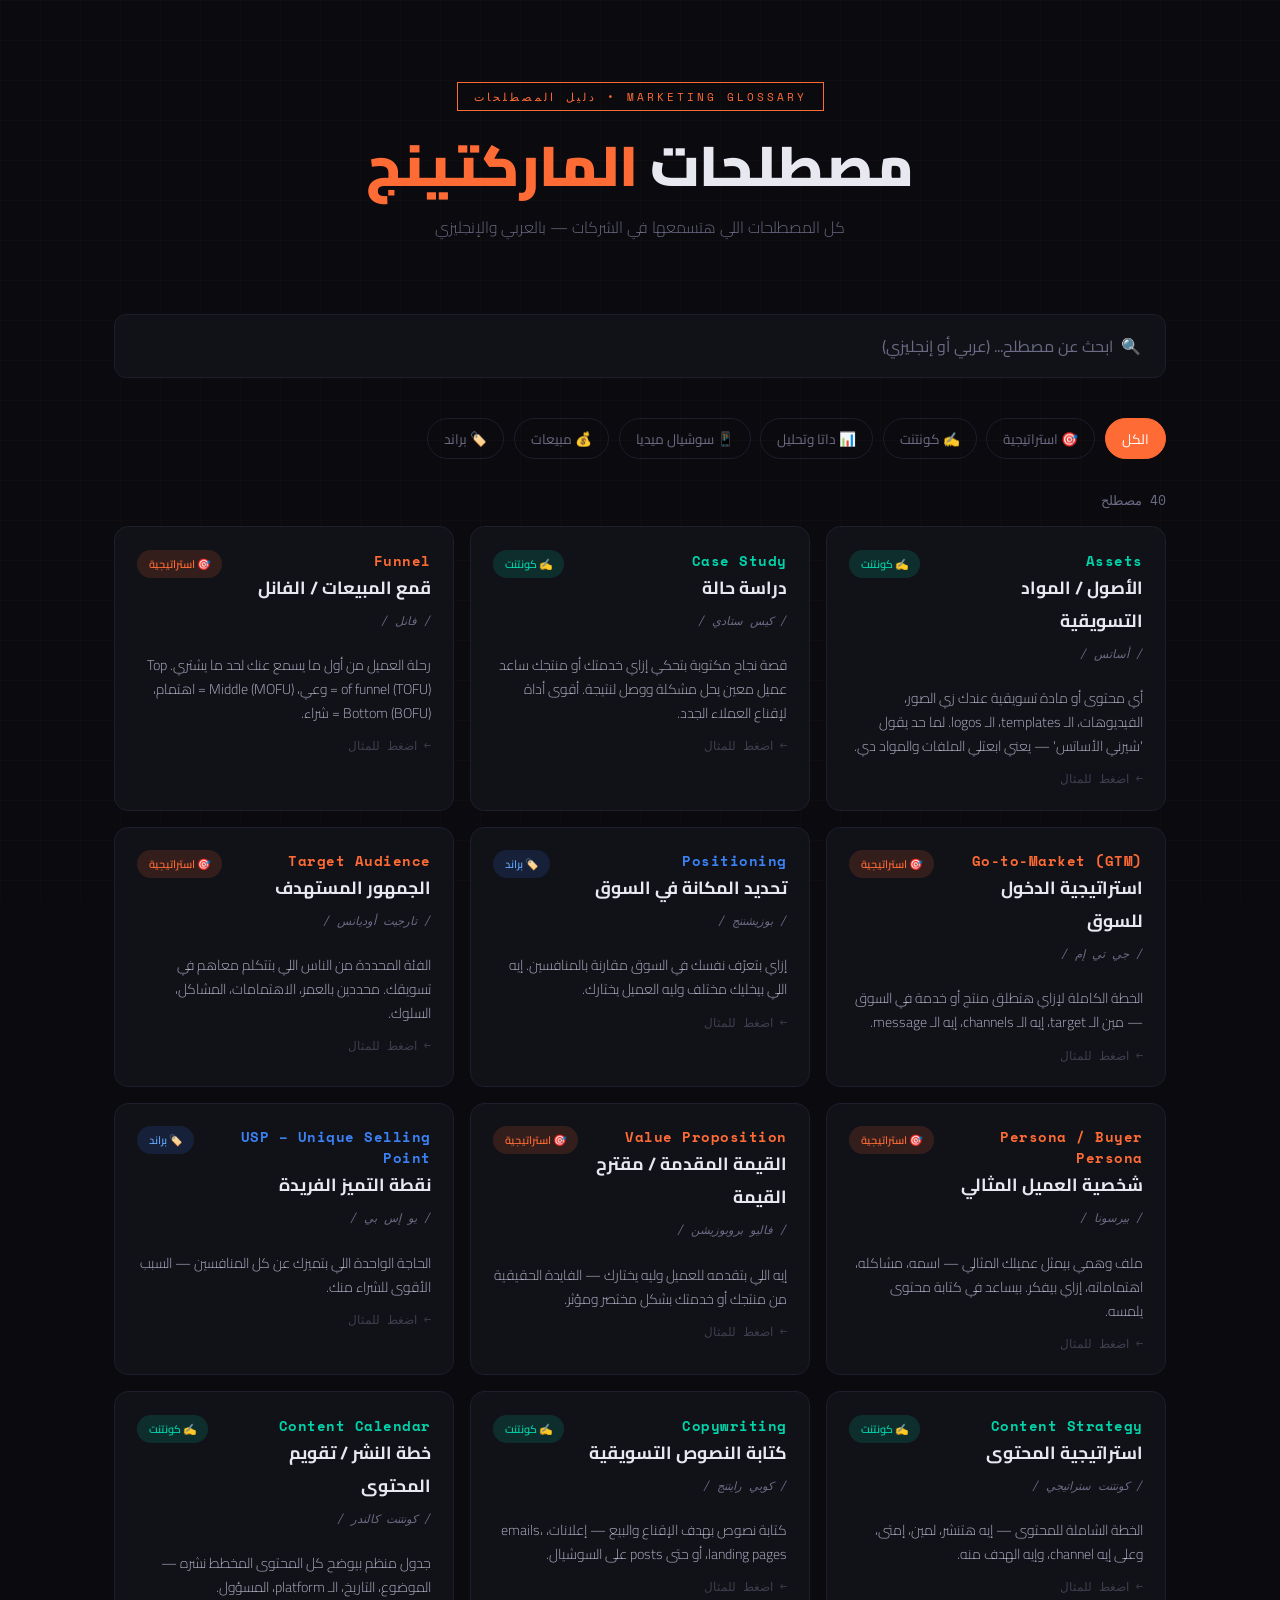
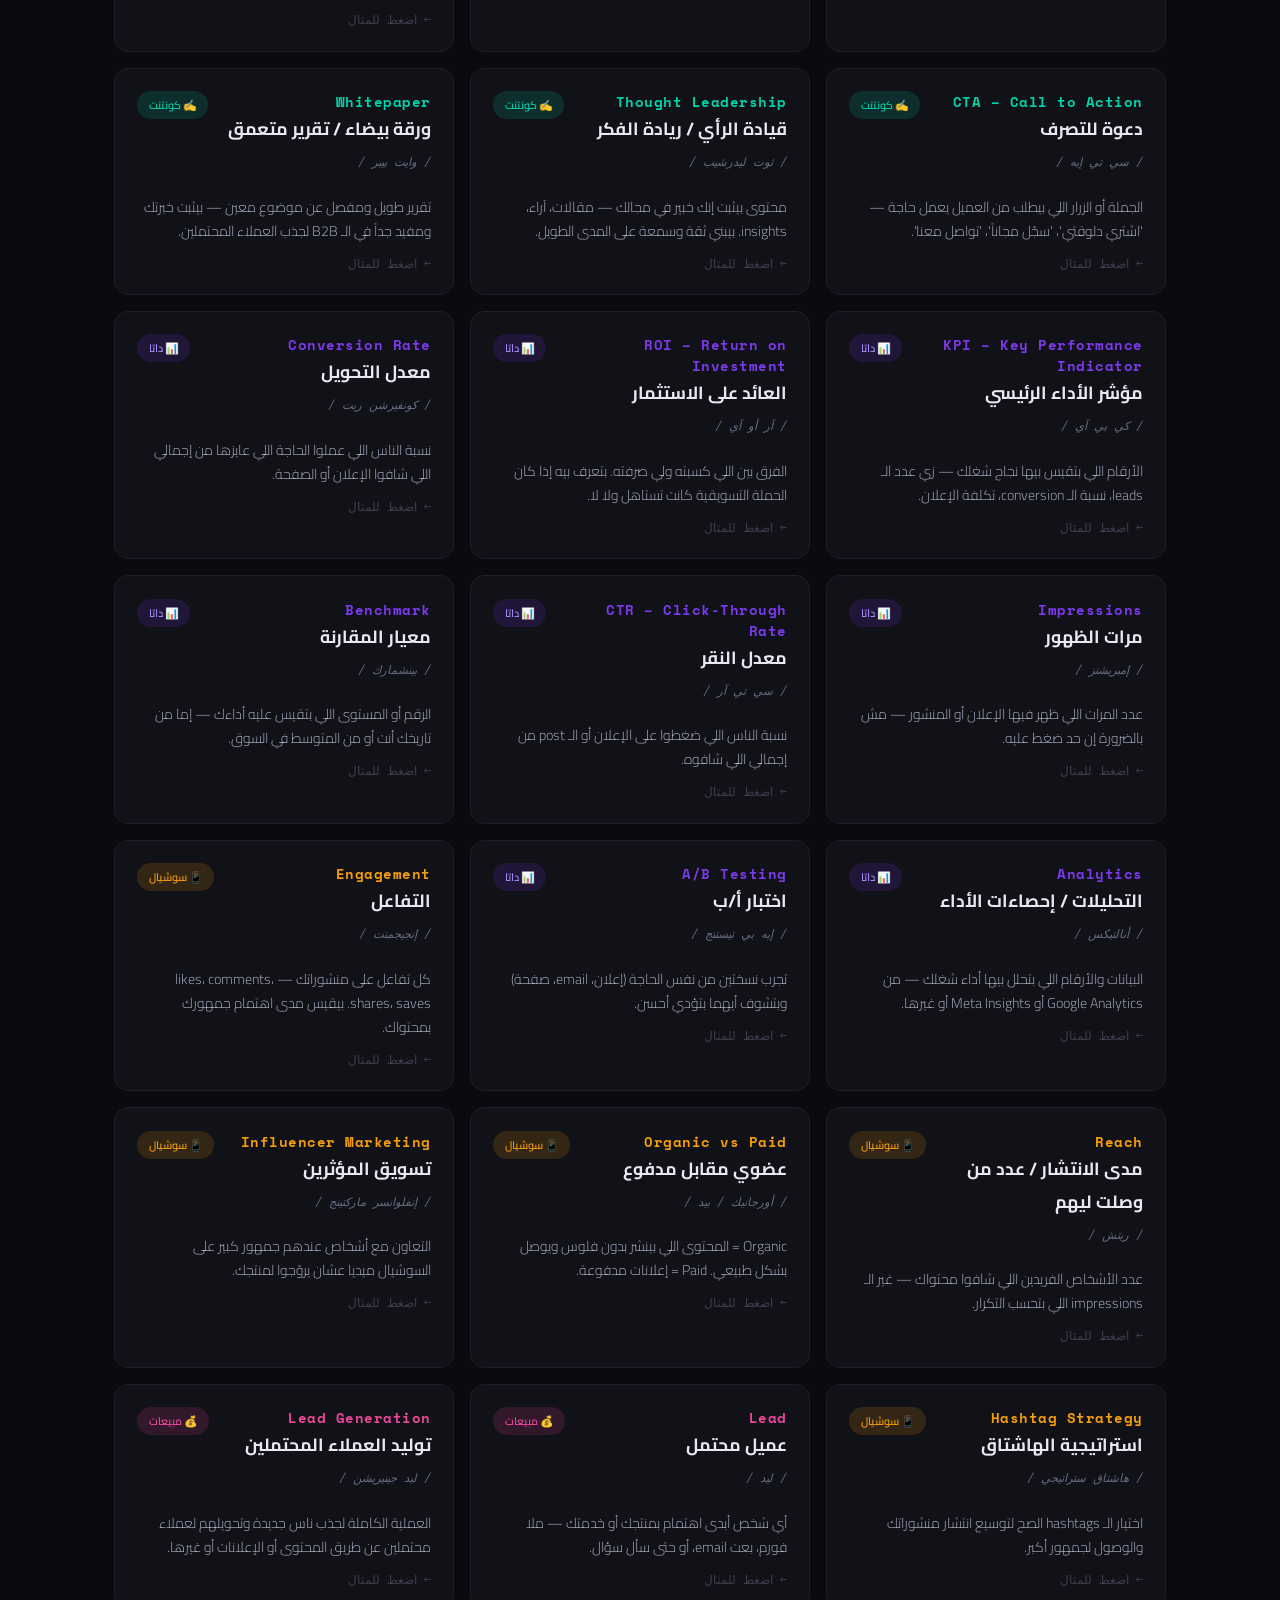
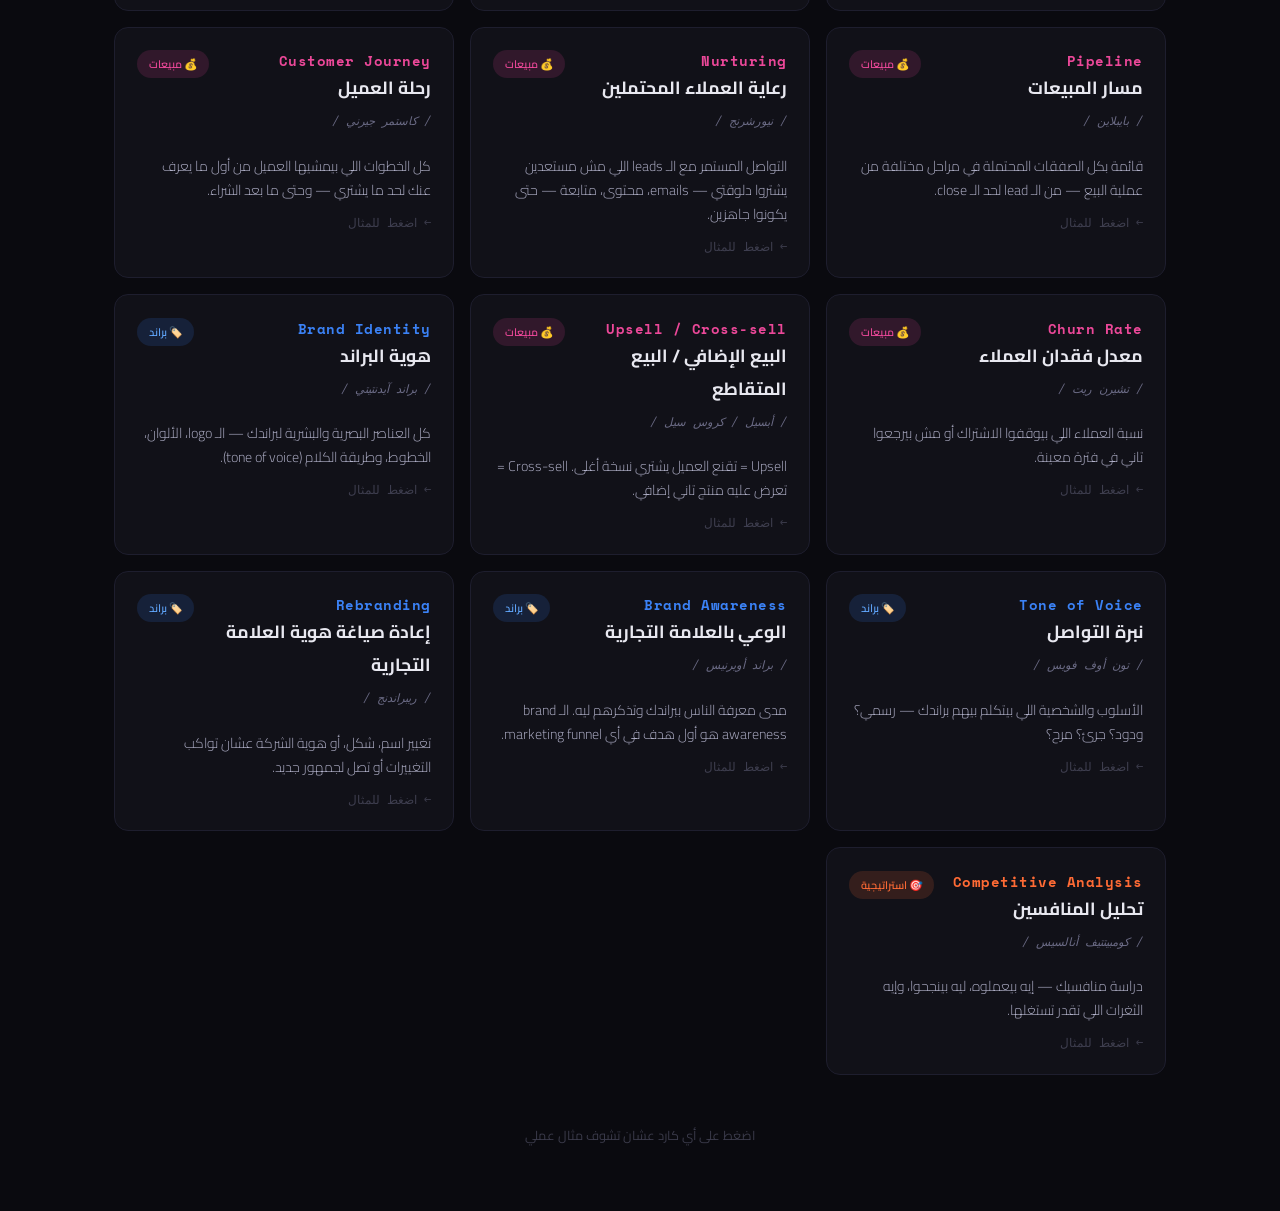
<file: Marketing.html>
<!DOCTYPE html>
<html lang="ar" dir="rtl">
<head>
<meta charset="UTF-8">
<meta name="viewport" content="width=device-width, initial-scale=1.0">
<title>مصطلحات الماركتينج</title>
<link href="https://fonts.googleapis.com/css2?family=Cairo:wght@300;400;600;700;900&family=Space+Mono:wght@400;700&display=swap" rel="stylesheet">
<style>
  :root {
    --bg: #0a0a0f;
    --card: #111118;
    --border: #1e1e2e;
    --accent: #ff6b35;
    --accent2: #00d4aa;
    --accent3: #7c3aed;
    --text: #e8e8f0;
    --muted: #6b6b85;
    --highlight: #1a1a2e;
  }

  * { margin: 0; padding: 0; box-sizing: border-box; }

  body {
    background: var(--bg);
    color: var(--text);
    font-family: 'Cairo', sans-serif;
    min-height: 100vh;
    overflow-x: hidden;
  }

  /* Background grid */
  body::before {
    content: '';
    position: fixed;
    inset: 0;
    background-image: 
      linear-gradient(rgba(255,107,53,0.03) 1px, transparent 1px),
      linear-gradient(90deg, rgba(255,107,53,0.03) 1px, transparent 1px);
    background-size: 40px 40px;
    pointer-events: none;
    z-index: 0;
  }

  .container {
    max-width: 1100px;
    margin: 0 auto;
    padding: 2rem 1.5rem;
    position: relative;
    z-index: 1;
  }

  /* Header */
  header {
    text-align: center;
    padding: 3rem 0 2rem;
    position: relative;
  }

  .header-tag {
    display: inline-block;
    font-family: 'Space Mono', monospace;
    font-size: 0.7rem;
    color: var(--accent);
    letter-spacing: 3px;
    text-transform: uppercase;
    border: 1px solid var(--accent);
    padding: 0.3rem 1rem;
    margin-bottom: 1.5rem;
    opacity: 0;
    animation: fadeUp 0.6s ease forwards 0.1s;
  }

  h1 {
    font-size: clamp(2rem, 5vw, 3.5rem);
    font-weight: 900;
    line-height: 1.1;
    margin-bottom: 1rem;
    opacity: 0;
    animation: fadeUp 0.6s ease forwards 0.2s;
  }

  h1 span {
    color: var(--accent);
    position: relative;
  }

  .subtitle {
    color: var(--muted);
    font-size: 1rem;
    font-weight: 300;
    opacity: 0;
    animation: fadeUp 0.6s ease forwards 0.3s;
  }

  /* Search */
  .search-wrap {
    margin: 2.5rem 0;
    opacity: 0;
    animation: fadeUp 0.6s ease forwards 0.4s;
  }

  .search-box {
    width: 100%;
    background: var(--card);
    border: 1px solid var(--border);
    border-radius: 12px;
    padding: 1rem 1.5rem;
    font-family: 'Cairo', sans-serif;
    font-size: 1rem;
    color: var(--text);
    outline: none;
    transition: border-color 0.2s;
    text-align: right;
  }

  .search-box:focus { border-color: var(--accent); }
  .search-box::placeholder { color: var(--muted); }

  /* Category filters */
  .filters {
    display: flex;
    flex-wrap: wrap;
    gap: 0.6rem;
    margin-bottom: 2rem;
    opacity: 0;
    animation: fadeUp 0.6s ease forwards 0.5s;
  }

  .filter-btn {
    background: transparent;
    border: 1px solid var(--border);
    color: var(--muted);
    padding: 0.4rem 1rem;
    border-radius: 50px;
    font-family: 'Cairo', sans-serif;
    font-size: 0.85rem;
    cursor: pointer;
    transition: all 0.2s;
  }

  .filter-btn:hover { border-color: var(--accent); color: var(--accent); }
  .filter-btn.active { background: var(--accent); border-color: var(--accent); color: white; }

  /* Stats */
  .stats {
    display: flex;
    gap: 1rem;
    margin-bottom: 2rem;
    flex-wrap: wrap;
    opacity: 0;
    animation: fadeUp 0.6s ease forwards 0.6s;
  }

  .stat {
    font-family: 'Space Mono', monospace;
    font-size: 0.75rem;
    color: var(--muted);
  }

  .stat span { color: var(--accent2); }

  /* Cards grid */
  .grid {
    display: grid;
    grid-template-columns: repeat(auto-fill, minmax(320px, 1fr));
    gap: 1rem;
  }

  .card {
    background: var(--card);
    border: 1px solid var(--border);
    border-radius: 14px;
    padding: 1.4rem;
    cursor: pointer;
    transition: all 0.25s ease;
    position: relative;
    overflow: hidden;
    opacity: 0;
    animation: fadeUp 0.5s ease forwards;
  }

  .card::before {
    content: '';
    position: absolute;
    top: 0; left: 0; right: 0;
    height: 2px;
    background: linear-gradient(90deg, transparent, var(--accent-color, var(--accent)), transparent);
    opacity: 0;
    transition: opacity 0.3s;
  }

  .card:hover { 
    border-color: var(--accent-color, var(--accent)); 
    transform: translateY(-3px);
    box-shadow: 0 8px 30px rgba(0,0,0,0.4);
  }
  .card:hover::before { opacity: 1; }

  .card-header {
    display: flex;
    align-items: flex-start;
    justify-content: space-between;
    margin-bottom: 0.8rem;
    gap: 1rem;
  }

  .term-en {
    font-family: 'Space Mono', monospace;
    font-size: 0.9rem;
    font-weight: 700;
    color: var(--accent-color, var(--accent));
    letter-spacing: 0.5px;
  }

  .term-ar {
    font-size: 1.1rem;
    font-weight: 700;
    color: var(--text);
    margin-bottom: 0.5rem;
  }

  .pronunciation {
    font-family: 'Space Mono', monospace;
    font-size: 0.72rem;
    color: var(--muted);
    margin-bottom: 0.8rem;
    font-style: italic;
  }

  .definition {
    font-size: 0.88rem;
    color: #b0b0c8;
    line-height: 1.7;
    font-weight: 300;
  }

  .category-badge {
    font-size: 0.68rem;
    padding: 0.25rem 0.7rem;
    border-radius: 50px;
    font-weight: 600;
    white-space: nowrap;
    flex-shrink: 0;
  }

  .example {
    margin-top: 0.9rem;
    padding: 0.7rem;
    background: var(--highlight);
    border-radius: 8px;
    border-right: 2px solid var(--accent-color, var(--accent));
    font-size: 0.8rem;
    color: var(--muted);
    line-height: 1.6;
    display: none;
  }

  .card.expanded .example { display: block; }
  .card.expanded { border-color: var(--accent-color, var(--accent)); }

  .expand-hint {
    margin-top: 0.7rem;
    font-size: 0.72rem;
    color: var(--muted);
    opacity: 0.5;
    font-family: 'Space Mono', monospace;
  }

  .no-results {
    text-align: center;
    padding: 4rem 2rem;
    color: var(--muted);
    display: none;
  }

  /* Category colors */
  .cat-strategy { --accent-color: #ff6b35; }
  .cat-content { --accent-color: #00d4aa; }
  .cat-data { --accent-color: #7c3aed; }
  .cat-social { --accent-color: #f59e0b; }
  .cat-sales { --accent-color: #ec4899; }
  .cat-brand { --accent-color: #3b82f6; }

  .badge-strategy { background: rgba(255,107,53,0.15); color: #ff6b35; }
  .badge-content { background: rgba(0,212,170,0.15); color: #00d4aa; }
  .badge-data { background: rgba(124,58,237,0.15); color: #a78bfa; }
  .badge-social { background: rgba(245,158,11,0.15); color: #f59e0b; }
  .badge-sales { background: rgba(236,72,153,0.15); color: #ec4899; }
  .badge-brand { background: rgba(59,130,246,0.15); color: #60a5fa; }

  @keyframes fadeUp {
    from { opacity: 0; transform: translateY(20px); }
    to { opacity: 1; transform: translateY(0); }
  }

  .count-display {
    font-family: 'Space Mono', monospace;
    font-size: 0.8rem;
    color: var(--muted);
    margin-bottom: 1rem;
  }

  footer {
    text-align: center;
    padding: 3rem 0 2rem;
    color: var(--muted);
    font-size: 0.8rem;
    opacity: 0.5;
  }
</style>
</head>
<body>
<div class="container">
  <header>
    <div class="header-tag">Marketing Glossary • دليل المصطلحات</div>
    <h1>مصطلحات <span>الماركتينج</span></h1>
    <p class="subtitle">كل المصطلحات اللي هتسمعها في الشركات — بالعربي والإنجليزي</p>
  </header>

  <div class="search-wrap">
    <input type="text" class="search-box" placeholder="🔍  ابحث عن مصطلح... (عربي أو إنجليزي)" id="searchInput" oninput="filterCards()">
  </div>

  <div class="filters">
    <button class="filter-btn active" onclick="setFilter('all', this)">الكل</button>
    <button class="filter-btn" onclick="setFilter('strategy', this)">🎯 استراتيجية</button>
    <button class="filter-btn" onclick="setFilter('content', this)">✍️ كونتنت</button>
    <button class="filter-btn" onclick="setFilter('data', this)">📊 داتا وتحليل</button>
    <button class="filter-btn" onclick="setFilter('social', this)">📱 سوشيال ميديا</button>
    <button class="filter-btn" onclick="setFilter('sales', this)">💰 مبيعات</button>
    <button class="filter-btn" onclick="setFilter('brand', this)">🏷️ براند</button>
  </div>

  <div class="count-display" id="countDisplay"></div>

  <div class="grid" id="cardsGrid"></div>
  <div class="no-results" id="noResults">🔍 مفيش نتايج للبحث ده</div>

  <footer>اضغط على أي كارد عشان تشوف مثال عملي</footer>
</div>

<script>
const terms = [
  // Strategy
  { en: "Assets", ar: "الأصول / المواد التسويقية", cat: "content", pron: "أساتس",
    def: "أي محتوى أو مادة تسويقية عندك زي الصور، الفيديوهات، الـ templates، الـ logos. لما حد يقول 'شيرني الأساتس' — يعني ابعتلي الملفات والمواد دي.",
    ex: "مثال: 'محتاجين نحدّث الـ brand assets قبل اللانش — الـ logo والألوان والـ fonts'" },

  { en: "Case Study", ar: "دراسة حالة", cat: "content", pron: "كيس ستادي",
    def: "قصة نجاح مكتوبة بتحكي إزاي خدمتك أو منتجك ساعد عميل معين يحل مشكلة ووصل لنتيجة. أقوى أداة لإقناع العملاء الجدد.",
    ex: "مثال: 'عملنا كيس ستادي لـ شركة X — كانوا بيخسروا leads وبعد شغلنا معاهم زاد الـ conversion بـ 40%'" },

  { en: "Funnel", ar: "قمع المبيعات / الفانل", cat: "strategy", pron: "فانل",
    def: "رحلة العميل من أول ما يسمع عنك لحد ما يشتري. Top of funnel (TOFU) = وعي، Middle (MOFU) = اهتمام، Bottom (BOFU) = شراء.",
    ex: "مثال: 'الـ content ده for top of funnel — مش هيبيع مباشرة بس هيعرّف الناس علينا'" },

  { en: "Go-to-Market (GTM)", ar: "استراتيجية الدخول للسوق", cat: "strategy", pron: "جي تي إم",
    def: "الخطة الكاملة لإزاي هتطلق منتج أو خدمة في السوق — مين الـ target، إيه الـ channels، إيه الـ message.",
    ex: "مثال: 'اجتماع بكرة هنناقش الـ GTM strategy للمنتج الجديد'" },

  { en: "Positioning", ar: "تحديد المكانة في السوق", cat: "brand", pron: "بوزيشننج",
    def: "إزاي بتعرّف نفسك في السوق مقارنة بالمنافسين. إيه اللي بيخليك مختلف وليه العميل يختارك.",
    ex: "مثال: 'لازم نراجع الـ positioning بتاعنا — الرسالة مش واضحة بما يكفي'" },

  { en: "Target Audience", ar: "الجمهور المستهدف", cat: "strategy", pron: "تارجيت أوديانس",
    def: "الفئة المحددة من الناس اللي بتتكلم معاهم في تسويقك. محددين بالعمر، الاهتمامات، المشاكل، السلوك.",
    ex: "مثال: 'الـ target audience بتاعنا هو الـ decision makers في الشركات المتوسطة'" },

  { en: "Persona / Buyer Persona", ar: "شخصية العميل المثالي", cat: "strategy", pron: "بيرسونا",
    def: "ملف وهمي بيمثل عميلك المثالي — اسمه، مشاكله، اهتماماته، إزاي بيفكر. بيساعد في كتابة محتوى يلمسه.",
    ex: "مثال: 'كتبنا الـ email campaign دي على أساس الـ persona بتاعت الـ marketing manager'" },

  { en: "Value Proposition", ar: "القيمة المقدمة / مقترح القيمة", cat: "strategy", pron: "فاليو بروبوزيشن",
    def: "إيه اللي بتقدمه للعميل وليه يختارك — الفايدة الحقيقية من منتجك أو خدمتك بشكل مختصر ومؤثر.",
    ex: "مثال: 'لازم نقوّي الـ value proposition في الـ landing page — العميل مش فاهم مين هو المنتج ده'" },

  { en: "USP – Unique Selling Point", ar: "نقطة التميز الفريدة", cat: "brand", pron: "يو إس بي",
    def: "الحاجة الواحدة اللي بتميزك عن كل المنافسين — السبب الأقوى للشراء منك.",
    ex: "مثال: 'الـ USP بتاعنا هو الـ delivery في 24 ساعة — ده اللي محدش غيرنا بيعمله'" },

  // Content
  { en: "Content Strategy", ar: "استراتيجية المحتوى", cat: "content", pron: "كونتنت ستراتيجي",
    def: "الخطة الشاملة للمحتوى — إيه هتنشر، لمين، إمتى، وعلى إيه channel، وإيه الهدف منه.",
    ex: "مثال: 'محتاجين نبني content strategy لـ 3 شهور قبل ما نبدأ ننشر عشوائي'" },

  { en: "Copywriting", ar: "كتابة النصوص التسويقية", cat: "content", pron: "كوبي رايتنج",
    def: "كتابة نصوص بهدف الإقناع والبيع — إعلانات، emails، landing pages، أو حتى posts على السوشيال.",
    ex: "مثال: 'الـ copy بتاع الإعلان ده ضعيف — محتاجين نشتغل على الـ headline'" },

  { en: "Content Calendar", ar: "خطة النشر / تقويم المحتوى", cat: "content", pron: "كونتنت كالندر",
    def: "جدول منظم بيوضح كل المحتوى المخطط نشره — الموضوع، التاريخ، الـ platform، المسؤول.",
    ex: "مثال: 'عندنا content calendar للشهر الجاي جاهز — بس محتاجين نضيف موضوع اللانش'" },

  { en: "CTA – Call to Action", ar: "دعوة للتصرف", cat: "content", pron: "سي تي إيه",
    def: "الجملة أو الزرار اللي بيطلب من العميل يعمل حاجة — 'اشتري دلوقتي'، 'سجّل مجاناً'، 'تواصل معنا'.",
    ex: "مثال: 'الـ post ده مفيهوش CTA واضح — الناس مش عارفة تعمل إيه بعدين'" },

  { en: "Thought Leadership", ar: "قيادة الرأي / ريادة الفكر", cat: "content", pron: "ثوت ليدرشيب",
    def: "محتوى بيثبت إنك خبير في مجالك — مقالات، آراء، insights. بيبني ثقة وسمعة على المدى الطويل.",
    ex: "مثال: 'الـ LinkedIn posts بتاعت الـ CEO هي thought leadership content'" },

  { en: "Whitepaper", ar: "ورقة بيضاء / تقرير متعمق", cat: "content", pron: "وايت بيبر",
    def: "تقرير طويل ومفصل عن موضوع معين — بيثبت خبرتك ومفيد جداً في الـ B2B لجذب العملاء المحتملين.",
    ex: "مثال: 'عملنا whitepaper عن trens الـ industry وبيتحمّل 300 مرة في الشهر'" },

  // Data & Analytics
  { en: "KPI – Key Performance Indicator", ar: "مؤشر الأداء الرئيسي", cat: "data", pron: "كي بي آي",
    def: "الأرقام اللي بتقيس بيها نجاح شغلك — زي عدد الـ leads، نسبة الـ conversion، تكلفة الإعلان.",
    ex: "مثال: 'الـ KPIs بتاعت الكوارتر ده: 500 lead و 15% conversion rate'" },

  { en: "ROI – Return on Investment", ar: "العائد على الاستثمار", cat: "data", pron: "آر أو آي",
    def: "الفرق بين اللي كسبته ولي صرفته. بتعرف بيه إذا كان الحملة التسويقية كانت تستاهل ولا لا.",
    ex: "مثال: 'الـ campaign دي ROI بتاعها 300% — يعني على كل 100 جنيه صرفناهم، رجعنا بـ 400'" },

  { en: "Conversion Rate", ar: "معدل التحويل", cat: "data", pron: "كونفيرشن ريت",
    def: "نسبة الناس اللي عملوا الحاجة اللي عايزها من إجمالي اللي شافوا الإعلان أو الصفحة.",
    ex: "مثال: 'الـ landing page conversion rate بتاعنا 3% — الـ industry average هو 5%، محتاجين نحسّن'" },

  { en: "Impressions", ar: "مرات الظهور", cat: "data", pron: "إمبريشنز",
    def: "عدد المرات اللي ظهر فيها الإعلان أو المنشور — مش بالضرورة إن حد ضغط عليه.",
    ex: "مثال: 'الإعلان عنده مليون impression بس الـ click-through rate منخفض'" },

  { en: "CTR – Click-Through Rate", ar: "معدل النقر", cat: "data", pron: "سي تي آر",
    def: "نسبة الناس اللي ضغطوا على الإعلان أو الـ post من إجمالي اللي شافوه.",
    ex: "مثال: 'الـ CTR بتاعنا 2% — يعني من كل 100 شخص شاف الإعلان، 2 ضغطوا'" },

  { en: "Benchmark", ar: "معيار المقارنة", cat: "data", pron: "بينشمارك",
    def: "الرقم أو المستوى اللي بتقيس عليه أداءك — إما من تاريخك أنت أو من المتوسط في السوق.",
    ex: "مثال: 'الـ benchmark بتاع الـ open rate في الـ email marketing في مجالنا هو 22%'" },

  { en: "Analytics", ar: "التحليلات / إحصاءات الأداء", cat: "data", pron: "أنالتيكس",
    def: "البيانات والأرقام اللي بتحلل بيها أداء شغلك — من Google Analytics أو Meta Insights أو غيرها.",
    ex: "مثال: 'شوف الـ analytics وقولي إيه الـ pages اللي عندها أعلى bounce rate'" },

  { en: "A/B Testing", ar: "اختبار أ/ب", cat: "data", pron: "إيه بي تيستنج",
    def: "تجرب نسختين من نفس الحاجة (إعلان، email، صفحة) وبتشوف أيهما بتؤدي أحسن.",
    ex: "مثال: 'عملنا A/B test على الـ subject line — النسخة B كان الـ open rate بتاعها أعلى بـ 18%'" },

  // Social Media
  { en: "Engagement", ar: "التفاعل", cat: "social", pron: "إنجيجمنت",
    def: "كل تفاعل على منشوراتك — likes، comments، shares، saves. بيقيس مدى اهتمام جمهورك بمحتواك.",
    ex: "مثال: 'الـ engagement rate بتاعنا على LinkedIn أحسن من Instagram'" },

  { en: "Reach", ar: "مدى الانتشار / عدد من وصلت ليهم", cat: "social", pron: "ريتش",
    def: "عدد الأشخاص الفريدين اللي شافوا محتواك — غير الـ impressions اللي بتحسب التكرار.",
    ex: "مثال: 'الـ post ده وصل لـ 50,000 reach بس الـ impressions 80,000 — يعني ناس كتير شافته أكتر من مرة'" },

  { en: "Organic vs Paid", ar: "عضوي مقابل مدفوع", cat: "social", pron: "أورجانيك / بيد",
    def: "Organic = المحتوى اللي بينشر بدون فلوس ويوصل بشكل طبيعي. Paid = إعلانات مدفوعة.",
    ex: "مثال: 'الـ organic reach بقى أقل — لازم نخصص budget للـ paid content'" },

  { en: "Influencer Marketing", ar: "تسويق المؤثرين", cat: "social", pron: "إنفلوانسر ماركتينج",
    def: "التعاون مع أشخاص عندهم جمهور كبير على السوشيال ميديا عشان يروّجوا لمنتجك.",
    ex: "مثال: 'عملنا collab مع micro-influencers في المجال — نتيجتهم أحسن من الـ mega influencers'" },

  { en: "Hashtag Strategy", ar: "استراتيجية الهاشتاق", cat: "social", pron: "هاشتاق ستراتيجي",
    def: "اختيار الـ hashtags الصح لتوسيع انتشار منشوراتك والوصول لجمهور أكبر.",
    ex: "مثال: 'لازم نعمل hashtag research — مش هنستخدم نفس الـ hashtags في كل post'" },

  // Sales
  { en: "Lead", ar: "عميل محتمل", cat: "sales", pron: "ليد",
    def: "أي شخص أبدى اهتمام بمنتجك أو خدمتك — ملا فورم، بعت email، أو حتى سأل سؤال.",
    ex: "مثال: 'جبنا 200 lead الشهر ده من الـ campaign — بس محتاجين نشوف إيه الـ quality'" },

  { en: "Lead Generation", ar: "توليد العملاء المحتملين", cat: "sales", pron: "ليد جينيريشن",
    def: "العملية الكاملة لجذب ناس جديدة وتحويلهم لعملاء محتملين عن طريق المحتوى أو الإعلانات أو غيرها.",
    ex: "مثال: 'الـ webinar ده هدفه lead generation — هنجمع emails الناس المهتمة'" },

  { en: "Pipeline", ar: "مسار المبيعات", cat: "sales", pron: "بايبلاين",
    def: "قائمة بكل الصفقات المحتملة في مراحل مختلفة من عملية البيع — من الـ lead لحد الـ close.",
    ex: "مثال: 'عندنا pipeline بـ 50 deal دلوقتي — محتاجين نتابع الـ hot leads أولاً'" },

  { en: "Nurturing", ar: "رعاية العملاء المحتملين", cat: "sales", pron: "نيورشرنج",
    def: "التواصل المستمر مع الـ leads اللي مش مستعدين يشتروا دلوقتي — emails، محتوى، متابعة — حتى يكونوا جاهزين.",
    ex: "مثال: 'بنعمل email nurturing sequence من 5 رسايل لكل lead جديد'" },

  { en: "Customer Journey", ar: "رحلة العميل", cat: "sales", pron: "كاستمر جيرني",
    def: "كل الخطوات اللي بيمشيها العميل من أول ما يعرف عنك لحد ما يشتري — وحتى ما بعد الشراء.",
    ex: "مثال: 'لازم نرسم الـ customer journey عشان نفهم إيه النقاط اللي بيتسربوا فيها'" },

  { en: "Churn Rate", ar: "معدل فقدان العملاء", cat: "sales", pron: "تشيرن ريت",
    def: "نسبة العملاء اللي بيوقفوا الاشتراك أو مش بيرجعوا تاني في فترة معينة.",
    ex: "مثال: 'الـ churn rate بتاعنا 5% في الشهر — محتاجين نعرف ليه الناس بتمشي'" },

  { en: "Upsell / Cross-sell", ar: "البيع الإضافي / البيع المتقاطع", cat: "sales", pron: "أبسيل / كروس سيل",
    def: "Upsell = تقنع العميل يشتري نسخة أغلى. Cross-sell = تعرض عليه منتج تاني إضافي.",
    ex: "مثال: 'بعد الشراء بنبعت email بـ cross-sell offer لمنتجات مكملة'" },

  // Brand
  { en: "Brand Identity", ar: "هوية البراند", cat: "brand", pron: "براند آيدنتيتي",
    def: "كل العناصر البصرية والبشرية لبراندك — الـ logo، الألوان، الخطوط، وطريقة الكلام (tone of voice).",
    ex: "مثال: 'محتاجين نعمل brand identity guide عشان كل التيم يشتغل بنفس الأسلوب'" },

  { en: "Tone of Voice", ar: "نبرة التواصل", cat: "brand", pron: "تون أوف فويس",
    def: "الأسلوب والشخصية اللي بيتكلم بيهم براندك — رسمي؟ ودود؟ جرئ؟ مرح؟",
    ex: "مثال: 'الـ tone of voice بتاعنا friendly but professional — مش formal ومش casual أوي'" },

  { en: "Brand Awareness", ar: "الوعي بالعلامة التجارية", cat: "brand", pron: "براند أويرنيس",
    def: "مدى معرفة الناس ببراندك وتذكرهم ليه. الـ brand awareness هو أول هدف في أي marketing funnel.",
    ex: "مثال: 'الـ campaign دي ليها هدف brand awareness — مش المفروض نقيسها بـ conversions'" },

  { en: "Rebranding", ar: "إعادة صياغة هوية العلامة التجارية", cat: "brand", pron: "ريبراندنج",
    def: "تغيير اسم، شكل، أو هوية الشركة عشان تواكب التغييرات أو تصل لجمهور جديد.",
    ex: "مثال: 'هنعمل rebranding كامل بعد الـ merger — logo جديد، اسم جديد، كل حاجة'" },

  { en: "Competitive Analysis", ar: "تحليل المنافسين", cat: "strategy", pron: "كومبيتتيف أنالسيس",
    def: "دراسة منافسيك — إيه بيعملوه، ليه بينجحوا، وإيه الثغرات اللي تقدر تستغلها.",
    ex: "مثال: 'عملنا competitive analysis لأهم 5 شركات في المجال — ولقينا فرصة كبيرة محدش بيشتغل عليها'" },
];

let activeFilter = 'all';

function buildCards() {
  const grid = document.getElementById('cardsGrid');
  grid.innerHTML = '';
  const query = document.getElementById('searchInput').value.trim().toLowerCase();
  
  let filtered = terms.filter(t => {
    const matchFilter = activeFilter === 'all' || t.cat === activeFilter;
    const matchSearch = !query || 
      t.en.toLowerCase().includes(query) || 
      t.ar.includes(query) || 
      t.pron.includes(query) ||
      t.def.includes(query);
    return matchFilter && matchSearch;
  });

  document.getElementById('countDisplay').textContent = `${filtered.length} مصطلح`;

  if (filtered.length === 0) {
    document.getElementById('noResults').style.display = 'block';
    return;
  }
  document.getElementById('noResults').style.display = 'none';

  const catLabels = { strategy: '🎯 استراتيجية', content: '✍️ كونتنت', data: '📊 داتا', social: '📱 سوشيال', sales: '💰 مبيعات', brand: '🏷️ براند' };

  filtered.forEach((t, i) => {
    const card = document.createElement('div');
    card.className = `card cat-${t.cat}`;
    card.style.animationDelay = `${i * 0.04}s`;
    card.innerHTML = `
      <div class="card-header">
        <div>
          <div class="term-en">${t.en}</div>
          <div class="term-ar">${t.ar}</div>
          <div class="pronunciation">/ ${t.pron} /</div>
        </div>
        <span class="category-badge badge-${t.cat}">${catLabels[t.cat]}</span>
      </div>
      <div class="definition">${t.def}</div>
      <div class="example">💬 ${t.ex}</div>
      <div class="expand-hint">← اضغط للمثال</div>
    `;
    card.addEventListener('click', () => {
      const wasExpanded = card.classList.contains('expanded');
      document.querySelectorAll('.card.expanded').forEach(c => c.classList.remove('expanded'));
      if (!wasExpanded) card.classList.add('expanded');
    });
    grid.appendChild(card);
  });
}

function filterCards() { buildCards(); }

function setFilter(cat, btn) {
  activeFilter = cat;
  document.querySelectorAll('.filter-btn').forEach(b => b.classList.remove('active'));
  btn.classList.add('active');
  buildCards();
}

buildCards();
</script>
</body>
</html>
</file>
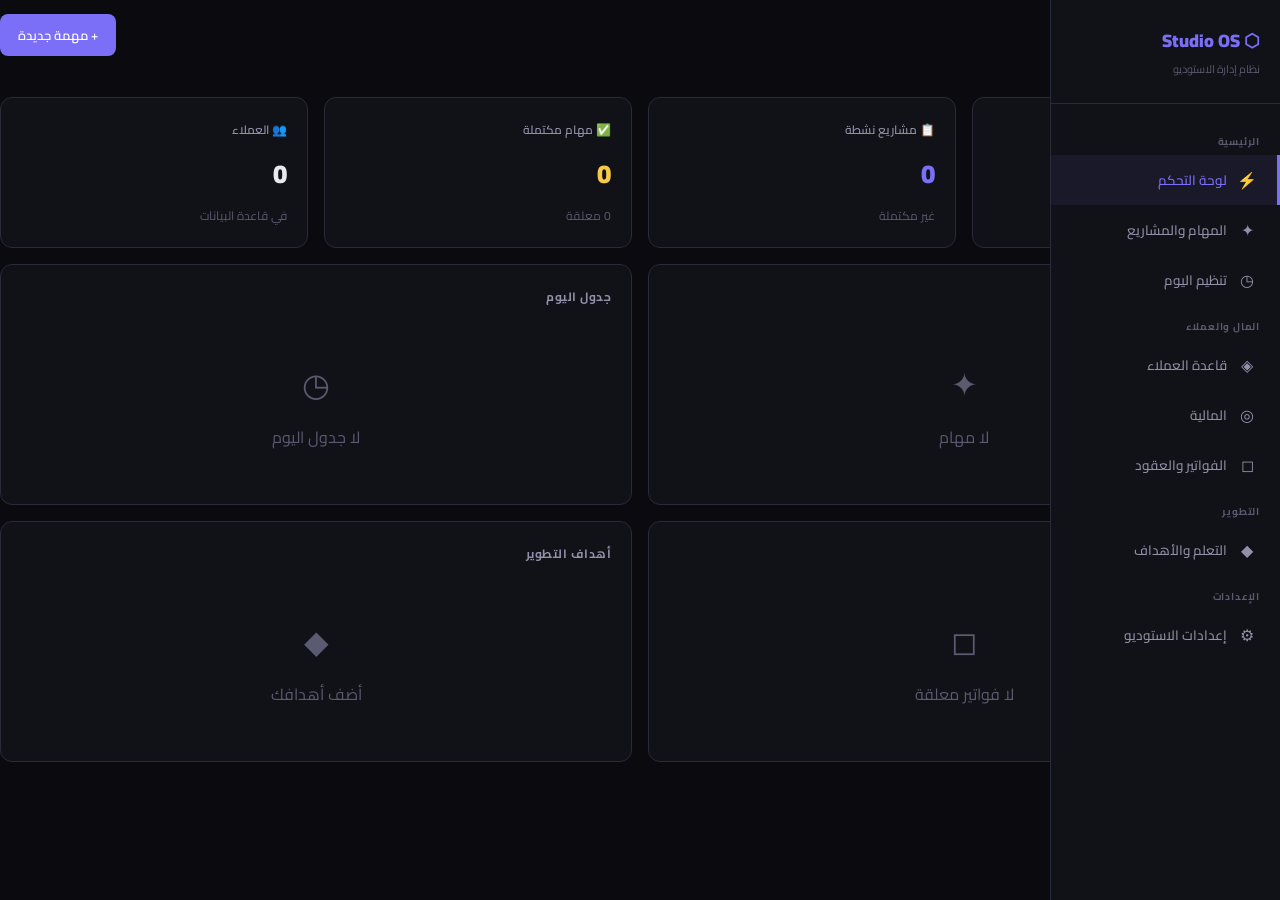
<file: ht/Studio-Mahmoud.html>
<!DOCTYPE html>
<html lang="ar" dir="rtl">
<head>
<meta charset="UTF-8">
<meta name="viewport" content="width=device-width, initial-scale=1.0">
<title>Studio OS — نظام الاستوديو</title>
<link href="https://fonts.googleapis.com/css2?family=Cairo:wght@300;400;500;600;700;900&family=JetBrains+Mono:wght@400;600&display=swap" rel="stylesheet">
<style>
@media print {
  body > *:not(#print-area) { display: none !important; }
  #print-area { display: block !important; }
}
#print-area { display: none; }
</style>
<style>
:root{
  --bg:#0a0a0f;--surface:#111118;--surface2:#16161f;--surface3:#1c1c28;
  --border:#2a2a3a;--accent:#7c6ff7;--accent2:#f7c948;--accent3:#4fd1a5;
  --accent4:#f76f7c;--text:#e8e8f0;--text2:#9090a8;--text3:#5a5a70;
  --font:'Cairo',sans-serif;--mono:'JetBrains Mono',monospace;
  --r:12px;--r2:8px;--sw:230px;
}
*{margin:0;padding:0;box-sizing:border-box;}
html{direction:rtl;}
body{background:var(--bg);color:var(--text);font-family:var(--font);min-height:100vh;overflow-x:hidden;}

/* SIDEBAR */
.sidebar{position:fixed;top:0;right:0;bottom:0;width:var(--sw);background:var(--surface);border-left:1px solid var(--border);display:flex;flex-direction:column;z-index:100;padding:24px 0;overflow-y:auto;}
.logo{padding:0 20px 24px;border-bottom:1px solid var(--border);margin-bottom:16px;}
.logo-title{font-size:18px;font-weight:900;color:var(--accent);}
.logo-sub{font-size:11px;color:var(--text3);margin-top:2px;}
.nav-item{display:flex;align-items:center;gap:10px;padding:10px 20px;cursor:pointer;color:var(--text2);font-size:13.5px;font-weight:500;border-right:3px solid transparent;transition:all .2s;}
.nav-item:hover{color:var(--text);background:var(--surface2);}
.nav-item.active{color:var(--accent);border-right-color:var(--accent);background:rgba(124,111,247,.08);}
.nav-icon{font-size:16px;width:20px;text-align:center;}
.nav-badge{margin-right:auto;background:var(--accent4);color:#fff;font-size:10px;font-weight:700;padding:2px 6px;border-radius:20px;min-width:18px;text-align:center;}
.sidebar-section{font-size:10px;color:var(--text3);padding:12px 20px 4px;font-weight:700;letter-spacing:.8px;text-transform:uppercase;}

/* MAIN */
.main{margin-right:var(--sw);min-height:100vh;padding:32px;}

/* PAGES */
.page{display:none;}
.page.active{display:block;animation:fadeIn .25s ease;}
@keyframes fadeIn{from{opacity:0;transform:translateY(5px)}to{opacity:1;transform:translateY(0)}}
.page-header{display:flex;align-items:center;justify-content:space-between;margin-bottom:28px;flex-wrap:wrap;gap:10px;}
.page-title{font-size:22px;font-weight:900;}
.page-title span{color:var(--accent);}
.page-subtitle{font-size:13px;color:var(--text2);margin-top:3px;}

/* BUTTONS */
.btn{padding:9px 18px;border-radius:var(--r2);border:none;cursor:pointer;font-family:var(--font);font-weight:600;font-size:13px;transition:all .2s;display:inline-flex;align-items:center;gap:7px;white-space:nowrap;}
.btn-primary{background:var(--accent);color:#fff;}
.btn-primary:hover{background:#9589ff;}
.btn-ghost{background:var(--surface2);color:var(--text);border:1px solid var(--border);}
.btn-ghost:hover{border-color:var(--accent);color:var(--accent);}
.btn-success{background:var(--accent3);color:#0a0a0f;}
.btn-danger{background:var(--accent4);color:#fff;}
.btn-warn{background:var(--accent2);color:#0a0a0f;}
.btn-sm{padding:5px 11px;font-size:12px;}

/* GRID */
.grid{display:grid;gap:16px;}
.grid-4{grid-template-columns:repeat(4,1fr);}
.grid-3{grid-template-columns:repeat(3,1fr);}
.grid-2{grid-template-columns:repeat(2,1fr);}

/* CARD */
.card{background:var(--surface);border:1px solid var(--border);border-radius:var(--r);padding:20px;}
.stat-label{font-size:12px;color:var(--text2);font-weight:600;margin-bottom:8px;}
.stat-value{font-size:26px;font-weight:900;}
.stat-value.green{color:var(--accent3);}.stat-value.yellow{color:var(--accent2);}.stat-value.red{color:var(--accent4);}.stat-value.purple{color:var(--accent);}
.stat-change{font-size:12px;color:var(--text3);margin-top:6px;}

/* TABLE */
table{width:100%;border-collapse:collapse;}
th{text-align:right;font-size:11px;color:var(--text3);font-weight:700;letter-spacing:.5px;padding:9px 12px;border-bottom:1px solid var(--border);}
td{padding:10px 12px;font-size:13px;border-bottom:1px solid rgba(42,42,58,.5);vertical-align:middle;}
tr:last-child td{border-bottom:none;}
tr:hover td{background:rgba(255,255,255,.02);}
.table-wrap{overflow-x:auto;-webkit-overflow-scrolling:touch;}

/* BADGES */
.badge{display:inline-block;padding:3px 10px;border-radius:20px;font-size:11px;font-weight:700;}
.badge-green{background:rgba(79,209,165,.15);color:var(--accent3);}
.badge-yellow{background:rgba(247,201,72,.15);color:var(--accent2);}
.badge-red{background:rgba(247,111,124,.15);color:var(--accent4);}
.badge-purple{background:rgba(124,111,247,.15);color:var(--accent);}
.badge-gray{background:rgba(144,144,168,.1);color:var(--text2);}
.pay-badge{display:inline-flex;align-items:center;gap:4px;padding:3px 9px;border-radius:20px;font-size:11px;font-weight:700;}
.pay-full{background:rgba(79,209,165,.15);color:var(--accent3);}
.pay-deposit{background:rgba(247,201,72,.15);color:var(--accent2);}
.pay-none{background:rgba(247,111,124,.15);color:var(--accent4);}

/* FORMS */
.form-group{margin-bottom:13px;}
.form-label{font-size:12px;color:var(--text2);font-weight:600;margin-bottom:5px;display:block;}
.form-input,.form-select,.form-textarea{width:100%;background:var(--surface2);border:1px solid var(--border);border-radius:var(--r2);padding:9px 13px;color:var(--text);font-family:var(--font);font-size:13.5px;transition:border-color .2s;}
.form-input:focus,.form-select:focus,.form-textarea:focus{outline:none;border-color:var(--accent);}
.form-textarea{resize:vertical;min-height:68px;}
.form-row{display:grid;grid-template-columns:1fr 1fr;gap:13px;}
option{background:var(--surface2);}

/* MODAL */
.modal-overlay{display:none;position:fixed;inset:0;background:rgba(0,0,0,.78);z-index:1000;align-items:center;justify-content:center;backdrop-filter:blur(4px);}
.modal-overlay.open{display:flex;}
.modal{background:var(--surface);border:1px solid var(--border);border-radius:var(--r);padding:26px;width:580px;max-width:94vw;max-height:92vh;overflow-y:auto;}
.modal-header{display:flex;align-items:center;justify-content:space-between;margin-bottom:18px;}
.modal-title{font-size:17px;font-weight:700;}
.close-btn{background:none;border:none;color:var(--text2);cursor:pointer;font-size:20px;line-height:1;}
.close-btn:hover{color:var(--text);}

/* MISC */
.progress-bar{height:6px;background:var(--surface3);border-radius:3px;overflow:hidden;margin-top:8px;}
.progress-fill{height:100%;border-radius:3px;transition:width .4s ease;}
.fill-purple{background:var(--accent);}.fill-green{background:var(--accent3);}.fill-yellow{background:var(--accent2);}
.task-item{display:flex;align-items:center;gap:10px;padding:11px 14px;border-radius:var(--r2);border:1px solid var(--border);background:var(--surface2);margin-bottom:7px;transition:all .2s;}
.task-item:hover{border-color:var(--accent);}
.task-priority{width:8px;height:8px;border-radius:50%;flex-shrink:0;}
.priority-high{background:var(--accent4);}.priority-med{background:var(--accent2);}.priority-low{background:var(--accent3);}
.client-card{background:var(--surface2);border:1px solid var(--border);border-radius:var(--r);padding:18px;transition:all .2s;}
.client-card:hover{border-color:var(--accent);}
.client-avatar{width:44px;height:44px;border-radius:12px;display:flex;align-items:center;justify-content:center;font-size:18px;font-weight:900;margin-bottom:12px;}
.schedule-item{display:flex;gap:12px;padding:11px 0;border-bottom:1px solid rgba(42,42,58,.5);align-items:flex-start;}
.schedule-time{font-size:12px;color:var(--accent);font-family:var(--mono);font-weight:600;width:48px;flex-shrink:0;padding-top:3px;}
.schedule-dot{width:9px;height:9px;border-radius:50%;flex-shrink:0;margin-top:4px;}
.section-title{font-size:12px;font-weight:700;color:var(--text2);margin-bottom:14px;text-transform:uppercase;letter-spacing:.5px;}
.empty{text-align:center;padding:32px;color:var(--text3);}
.empty-icon{font-size:32px;margin-bottom:8px;}
.divider{height:1px;background:var(--border);margin:16px 0;}
.inv-actions{display:flex;gap:5px;flex-wrap:wrap;}
.invoice-print{background:#fff;color:#1a1a2e;border-radius:var(--r);padding:30px;font-family:var(--font);}
.inv-tbl{width:100%;border-collapse:collapse;margin:18px 0;}
.inv-tbl th{background:#f0eeff;padding:8px 12px;text-align:right;font-size:12px;color:#555;}
.inv-tbl td{padding:9px 12px;border-bottom:1px solid #eee;font-size:13px;color:#333;}
.inv-total-row td{background:#f0eeff;font-weight:900;font-size:14px;}
.hlbox{background:rgba(124,111,247,.08);border:1px solid rgba(124,111,247,.22);border-radius:var(--r2);padding:12px 16px;}
::-webkit-scrollbar{width:5px;}
::-webkit-scrollbar-track{background:var(--bg);}
::-webkit-scrollbar-thumb{background:var(--border);border-radius:3px;}

/* ═══ RESPONSIVE ═══ */

/* Tablet landscape 768-1024 */
@media(max-width:1024px){
  :root{--sw:200px;}
  .main{padding:24px;}
  .grid-4{grid-template-columns:repeat(2,1fr);}
}

/* Tablet portrait + mobile — hide sidebar, show bottom nav */
@media(max-width:768px){
  .sidebar{display:none;}
  .main{margin-right:0;padding:18px;padding-bottom:76px;}
  .grid-4{grid-template-columns:repeat(2,1fr);}
  .grid-3{grid-template-columns:repeat(2,1fr);}
  .grid-2{grid-template-columns:repeat(2,1fr);}
}

/* Small mobile */
@media(max-width:480px){
  .main{padding:14px;padding-bottom:76px;}
  .grid-4,.grid-3,.grid-2{grid-template-columns:1fr;}
  .form-row{grid-template-columns:1fr;}
  .page-title{font-size:18px;}
  .stat-value{font-size:22px;}
  .card{padding:14px;}
  .modal{padding:16px;border-radius:14px 14px 0 0;width:100%!important;max-width:100%!important;margin:0;align-self:flex-end;max-height:88vh;}
  .modal-overlay.open{align-items:flex-end;}
  .hide-mobile{display:none!important;}
  td,th{padding:7px 8px;font-size:12px;}
  .btn{padding:8px 12px;font-size:12px;}
  .btn-sm{padding:4px 8px;font-size:11px;}
  .inv-actions{gap:3px;}
  #tasks-cols{grid-template-columns:1fr!important;}
  .page-header{margin-bottom:16px;}
}

/* BOTTOM NAV */
.bottom-nav{display:none;position:fixed;bottom:0;left:0;right:0;background:var(--surface);border-top:1px solid var(--border);z-index:200;padding-bottom:env(safe-area-inset-bottom,0px);}
.bottom-nav-inner{display:flex;align-items:stretch;height:58px;}
.bn-item{flex:1;display:flex;flex-direction:column;align-items:center;justify-content:center;gap:3px;cursor:pointer;color:var(--text3);font-size:10px;font-weight:600;border:none;background:none;font-family:var(--font);transition:color .15s;padding:0 2px;border-top:2px solid transparent;-webkit-tap-highlight-color:transparent;}
.bn-item.active{color:var(--accent);border-top-color:var(--accent);}
.bn-item:active{background:rgba(124,111,247,.1);}
.bn-icon{font-size:19px;line-height:1;}
.bn-more-menu{display:none;position:fixed;bottom:58px;left:0;right:0;background:var(--surface);border-top:1px solid var(--border);z-index:199;padding:6px 0;}
.bn-more-menu.open{display:block;}
.bn-more-item{display:flex;align-items:center;gap:12px;padding:13px 20px;cursor:pointer;color:var(--text2);font-size:14px;font-weight:600;border-right:3px solid transparent;}
.bn-more-item.active{color:var(--accent);background:rgba(124,111,247,.08);border-right-color:var(--accent);}
.bn-overlay{display:none;position:fixed;inset:0;z-index:198;}
.bn-overlay.open{display:block;}
@media(max-width:768px){.bottom-nav{display:block;}}
</style>
</head>
<body>

<div class="sidebar">
  <div class="logo"><div class="logo-title">⬡ Studio OS</div><div class="logo-sub">نظام إدارة الاستوديو</div></div>
  <div class="sidebar-section">الرئيسية</div>
  <div class="nav-item active" onclick="showPage('dashboard',this)"><span class="nav-icon">⚡</span>لوحة التحكم</div>
  <div class="nav-item" onclick="showPage('tasks',this)"><span class="nav-icon">✦</span>المهام والمشاريع<span class="nav-badge" id="tasks-badge" style="display:none"></span></div>
  <div class="nav-item" onclick="showPage('schedule',this)"><span class="nav-icon">◷</span>تنظيم اليوم</div>
  <div class="sidebar-section">المال والعملاء</div>
  <div class="nav-item" onclick="showPage('clients',this)"><span class="nav-icon">◈</span>قاعدة العملاء</div>
  <div class="nav-item" onclick="showPage('finance',this)"><span class="nav-icon">◎</span>المالية</div>
  <div class="nav-item" onclick="showPage('invoices',this)"><span class="nav-icon">◻</span>الفواتير والعقود</div>
  <div class="sidebar-section">التطوير</div>
  <div class="nav-item" onclick="showPage('learning',this)"><span class="nav-icon">◆</span>التعلم والأهداف</div>
  <div class="sidebar-section">الإعدادات</div>
  <div class="nav-item" onclick="showPage('settings',this)"><span class="nav-icon">⚙</span>إعدادات الاستوديو</div>
</div><!-- end sidebar -->

<!-- BOTTOM NAV (mobile) -->
<div class="bn-overlay" id="bn-overlay" onclick="closeBnMore()"></div>
<div class="bn-more-menu" id="bn-more-menu">
  <div class="bn-more-item" onclick="showPage('clients');closeBnMore()" id="bnm-clients"><span>◈</span>قاعدة العملاء</div>
  <div class="bn-more-item" onclick="showPage('finance');closeBnMore()" id="bnm-finance"><span>◎</span>المالية</div>
  <div class="bn-more-item" onclick="showPage('invoices');closeBnMore()" id="bnm-invoices"><span>◻</span>الفواتير والعقود</div>
  <div class="bn-more-item" onclick="showPage('learning');closeBnMore()" id="bnm-learning"><span>◆</span>التعلم والأهداف</div>
  <div class="bn-more-item" onclick="showPage('schedule');closeBnMore()" id="bnm-schedule"><span>◷</span>تنظيم اليوم</div>
  <div class="bn-more-item" onclick="showPage('settings');closeBnMore()" id="bnm-settings"><span>⚙</span>الإعدادات</div>
</div>
<div class="bottom-nav">
  <div class="bottom-nav-inner">
    <button class="bn-item active" id="bn-dashboard" onclick="showPage('dashboard')">
      <span class="bn-icon">⚡</span><span>الرئيسية</span>
    </button>
    <button class="bn-item" id="bn-tasks" onclick="showPage('tasks')">
      <span class="bn-icon">✦</span><span>المهام</span>
    </button>
    <button class="bn-item" id="bn-invoices" onclick="showPage('invoices')">
      <span class="bn-icon">◻</span><span>الفواتير</span>
    </button>
    <button class="bn-item" id="bn-clients" onclick="showPage('clients')">
      <span class="bn-icon">◈</span><span>العملاء</span>
    </button>
    <button class="bn-item" id="bn-more" onclick="toggleBnMore()">
      <span class="bn-icon">⋯</span><span>المزيد</span>
    </button>
  </div>
</div>



<!-- DASHBOARD -->
<div class="page active" id="page-dashboard">
  <div class="page-header">
    <div><div class="page-title">أهلاً، <span id="studio-name-disp">المصمم</span> 👋</div><div class="page-subtitle">نظرة عامة على استوديوك</div></div>
    <button class="btn btn-primary" onclick="openTaskModal()">+ مهمة جديدة</button>
  </div>
  <div class="grid grid-4" style="margin-bottom:16px">
    <div class="card"><div class="stat-label">💰 إيرادات مسجلة</div><div class="stat-value green" id="dash-income">0 ج</div><div class="stat-change">إجمالي الدخل</div></div>
    <div class="card"><div class="stat-label">📋 مشاريع نشطة</div><div class="stat-value purple" id="dash-projects">0</div><div class="stat-change">غير مكتملة</div></div>
    <div class="card"><div class="stat-label">✅ مهام مكتملة</div><div class="stat-value yellow" id="dash-done">0</div><div class="stat-change" id="dash-pending-txt">0 معلقة</div></div>
    <div class="card"><div class="stat-label">👥 العملاء</div><div class="stat-value" id="dash-clients">0</div><div class="stat-change">في قاعدة البيانات</div></div>
  </div>
  <div class="grid grid-2" style="margin-bottom:16px">
    <div class="card"><div class="section-title">آخر المهام</div><div id="dash-tasks-list"><div class="empty"><div class="empty-icon">✦</div>لا مهام بعد</div></div></div>
    <div class="card"><div class="section-title">جدول اليوم</div><div id="dash-sched-list"><div class="empty"><div class="empty-icon">◷</div>لا جدول اليوم</div></div></div>
  </div>
  <div class="grid grid-2">
    <div class="card"><div class="section-title">فواتير معلقة</div><div id="dash-inv-list"><div class="empty"><div class="empty-icon">◻</div>لا فواتير معلقة</div></div></div>
    <div class="card"><div class="section-title">أهداف التطوير</div><div id="dash-goals-list"><div class="empty"><div class="empty-icon">◆</div>أضف أهدافك</div></div></div>
  </div>
</div>

<!-- TASKS -->
<div class="page" id="page-tasks">
  <div class="page-header">
    <div><div class="page-title">المهام <span>والمشاريع</span></div><div class="page-subtitle">كل شغلتك في مكان واحد</div></div>
    <button class="btn btn-primary" onclick="openTaskModal()">+ مهمة جديدة</button>
  </div>
  <div class="grid grid-3" id="tasks-cols" style="margin-bottom:20px">
    <div><div class="section-title" style="color:var(--accent4)">🔴 عاجل</div><div id="col-high"></div></div>
    <div><div class="section-title" style="color:var(--accent2)">🟡 متوسط</div><div id="col-med"></div></div>
    <div><div class="section-title" style="color:var(--accent3)">🟢 عادي</div><div id="col-low"></div></div>
  </div>
  <div class="card" style="margin-bottom:16px;border-color:rgba(79,209,165,.3)">
    <div class="section-title" style="color:var(--accent3)">✅ مشاريع مكتملة</div>
    <div id="col-done"></div>
  </div>
  <div class="card">
    <div class="section-title">جدول المهام الكامل</div>
    <div class="table-wrap"><table><thead><tr><th>المهمة</th><th>العميل</th><th class="hide-mobile">الأولوية</th><th class="hide-mobile">تاريخ الطلب</th><th class="hide-mobile">تاريخ التسليم</th><th>الدفع</th><th>الحالة</th><th>إجراءات</th></tr></thead><tbody id="tasks-tbody"></tbody></table></div>
  </div>
</div>

<!-- SCHEDULE -->
<div class="page" id="page-schedule">
  <div class="page-header">
    <div><div class="page-title">تنظيم <span>اليوم</span></div><div class="page-subtitle">خطط يومك ساعة بساعة</div></div>
    <button class="btn btn-primary" onclick="openSchedModal()">+ إضافة وقت</button>
  </div>
  <div class="grid grid-2">
    <div class="card"><div class="section-title">جدول اليوم</div><div id="sched-list"></div></div>
    <div class="card">
      <div class="section-title">💡 روتين مقترح</div>
      <div class="hlbox" style="font-size:13px;line-height:2">
        ⬡ <b>09:00</b> مراجعة المهام والبريد (30 دقيقة)<br>
        ⬡ <b>09:30</b> Deep Work — تصميم بدون إزعاج (3 ساعات)<br>
        ⬡ <b>12:30</b> استراحة + غداء<br>
        ⬡ <b>13:30</b> تواصل عملاء + فواتير<br>
        ⬡ <b>15:00</b> تعلم وتطوير مهارة
      </div>
    </div>
  </div>
</div>

<!-- CLIENTS -->
<div class="page" id="page-clients">
  <div class="page-header">
    <div><div class="page-title">قاعدة <span>العملاء</span></div><div class="page-subtitle">سجل كل عميل وتاريخه معك</div></div>
    <button class="btn btn-primary" onclick="openClientModal()">+ عميل جديد</button>
  </div>
  <div class="grid grid-3" id="clients-grid"><div class="empty" style="grid-column:span 3"><div class="empty-icon">◈</div>لم تضف عملاء بعد</div></div>
</div>

<!-- FINANCE -->
<div class="page" id="page-finance">
  <div class="page-header">
    <div><div class="page-title">المالية <span>والحسابات</span></div><div class="page-subtitle">تتبع الدخل والمصروفات</div></div>
    <div style="display:flex;gap:10px">
      <button class="btn btn-success" onclick="openIncomeModal()">+ دخل</button>
      <button class="btn btn-danger" onclick="openExpenseModal()">+ مصروف</button>
    </div>
  </div>
  <div class="grid grid-4" style="margin-bottom:16px">
    <div class="card"><div class="stat-label">إجمالي الدخل</div><div class="stat-value green" id="fin-in">0 ج</div></div>
    <div class="card"><div class="stat-label">إجمالي المصروفات</div><div class="stat-value red" id="fin-out">0 ج</div></div>
    <div class="card"><div class="stat-label">صافي الربح</div><div class="stat-value purple" id="fin-net">0 ج</div></div>
    <div class="card"><div class="stat-label">هامش الربح</div><div class="stat-value yellow" id="fin-margin">—</div></div>
  </div>
  <div class="grid grid-2" style="margin-bottom:16px">
    <div class="card">
      <div class="stat-label">⏳ إيرادات معلقة (مشاريع غير مكتملة)</div>
      <div class="stat-value yellow" id="fin-pending">0 ج</div>
      <div style="font-size:12px;color:var(--text3);margin-top:5px">لم تُسجَّل كدخل نهائي بعد — تتحول تلقائياً عند اكتمال المشروع</div>
    </div>
    <div class="card">
      <div class="stat-label">💛 عربون محصّل (من مشاريع جارية)</div>
      <div class="stat-value" id="fin-deposits" style="color:var(--accent2)">0 ج</div>
      <div style="font-size:12px;color:var(--text3);margin-top:5px">مبالغ عربون من مشاريع لم تكتمل بعد</div>
    </div>
  </div>
  <div class="card">
    <div class="section-title">سجل المعاملات</div>
    <div class="table-wrap"><table><thead><tr><th>الوصف</th><th class="hide-mobile">المصدر/الفئة</th><th>النوع</th><th>المبلغ</th><th class="hide-mobile">التاريخ</th><th>إجراءات</th></tr></thead><tbody id="fin-tbody"></tbody></table></div>
  </div>
</div>

<!-- INVOICES -->
<div class="page" id="page-invoices">
  <div class="page-header">
    <div><div class="page-title">الفواتير <span>والعقود</span></div><div class="page-subtitle">احترف تعاملاتك المالية</div></div>
    <button class="btn btn-primary" onclick="openInvoiceModal()">+ فاتورة جديدة</button>
  </div>
  <div class="grid grid-2">
    <div class="card">
      <div class="section-title">سجل الفواتير</div>
      <div class="table-wrap"><table><thead><tr><th>رقم</th><th>العميل</th><th>المبلغ</th><th class="hide-mobile">الحالة</th><th>إجراءات</th></tr></thead><tbody id="inv-tbody"></tbody></table></div>
    </div>
    <div class="card" id="inv-preview-card">
      <div class="section-title">معاينة الفاتورة</div>
      <div class="empty"><div class="empty-icon">◻</div>اختر فاتورة أو أنشئ جديدة</div>
    </div>
  </div>
</div>

<!-- LEARNING -->
<div class="page" id="page-learning">
  <div class="page-header">
    <div><div class="page-title">التعلم <span>والأهداف</span></div><div class="page-subtitle">خطة تطويرك المهني</div></div>
    <button class="btn btn-primary" onclick="openGoalModal()">+ هدف جديد</button>
  </div>

  <!-- Stats row -->
  <div class="grid grid-3" style="margin-bottom:20px">
    <div class="card" style="padding:16px">
      <div class="stat-label">🎯 إجمالي الأهداف</div>
      <div class="stat-value purple" id="goals-total">0</div>
    </div>
    <div class="card" style="padding:16px">
      <div class="stat-label">✅ مكتملة</div>
      <div class="stat-value green" id="goals-done-count">0</div>
    </div>
    <div class="card" style="padding:16px">
      <div class="stat-label">📈 متوسط التقدم</div>
      <div class="stat-value yellow" id="goals-avg">0%</div>
    </div>
  </div>

  <!-- Goals grid -->
  <div id="goals-grid"></div>
</div>

<!-- SETTINGS -->
<div class="page" id="page-settings">
  <div class="page-header"><div><div class="page-title">إعدادات <span>الاستوديو</span></div><div class="page-subtitle">بياناتك تظهر في الفواتير</div></div></div>
  <div class="grid grid-2">
    <div class="card">
      <div class="section-title">بيانات الاستوديو</div>
      <div class="form-group"><label class="form-label">اسم الاستوديو / المصمم</label><input class="form-input" id="set-name" placeholder="اسمك أو اسم الاستوديو"></div>
      <div class="form-group"><label class="form-label">رقم الهاتف</label><input class="form-input" id="set-phone" placeholder="+20 1XX XXX XXXX"></div>
      <div class="form-group"><label class="form-label">البريد الإلكتروني</label><input class="form-input" id="set-email" placeholder="studio@email.com"></div>
      <div class="form-group"><label class="form-label">الموقع / العنوان</label><input class="form-input" id="set-address" placeholder="المدينة، الدولة"></div>
      <div class="form-group"><label class="form-label">شروط الدفع الافتراضية</label><textarea class="form-textarea" id="set-terms" placeholder="مثال: الدفع خلال 7 أيام — الملكية تنتقل بعد السداد الكامل"></textarea></div>
      <button class="btn btn-primary" onclick="saveSettings()">💾 حفظ الإعدادات</button>
    </div>
    <div class="card">
      <div class="section-title">لوجو الاستوديو (يظهر في الفواتير)</div>
      <div id="logo-preview" style="margin-bottom:14px;min-height:90px;display:flex;align-items:center;justify-content:center;background:var(--surface2);border-radius:var(--r2);border:2px dashed var(--border)"><span style="color:var(--text3);font-size:13px">لا يوجد لوجو</span></div>
      <input type="file" id="logo-input" accept="image/*" style="display:none" onchange="uploadLogo(this)">
      <div style="display:flex;gap:10px;margin-bottom:20px">
        <button class="btn btn-ghost" onclick="document.getElementById('logo-input').click()">📁 رفع لوجو</button>
        <button class="btn btn-danger btn-sm" onclick="removeLogo()">حذف</button>
      </div>
      <div class="divider"></div>
      <div class="section-title">خطر</div>
      <button class="btn btn-danger" onclick="clearAll()">🗑 مسح جميع البيانات</button>
    </div>
  </div>
</div>

<!-- PRINT AREA FOR INVOICE PDF -->
<div id="print-area"></div>

<!-- COMPLETE PROJECT MODAL -->
<div class="modal-overlay" id="modal-complete">
  <div class="modal" style="width:480px">
    <div class="modal-header">
      <div class="modal-title">✅ إكمال المشروع</div>
      <button class="close-btn" onclick="closeM('modal-complete')">✕</button>
    </div>
    <input type="hidden" id="complete-task-id">
    <div style="background:rgba(79,209,165,.08);border:1px solid rgba(79,209,165,.25);border-radius:var(--r2);padding:14px 16px;margin-bottom:16px">
      <div style="font-size:15px;font-weight:700" id="complete-task-name">—</div>
      <div style="font-size:12px;color:var(--text2);margin-top:3px">العميل: <span id="complete-client-name">—</span> · قيمة المشروع: <span id="complete-value">—</span></div>
    </div>
    <div id="complete-deposit-info" style="display:none;background:rgba(247,201,72,.08);border:1px solid rgba(247,201,72,.25);border-radius:var(--r2);padding:12px 16px;margin-bottom:16px;font-size:13px">
      <div style="color:var(--accent2);font-weight:700;margin-bottom:4px">💛 عربون مدفوع مسبقاً</div>
      <div style="color:var(--text2)">العربون: <span id="complete-deposit-paid" style="font-weight:700;color:var(--accent2)">—</span> · المبلغ المتبقي: <span id="complete-remaining" style="font-weight:700;color:var(--accent3)">—</span></div>
    </div>
    <div id="complete-income-section">
      <div style="display:flex;align-items:center;gap:10px;margin-bottom:12px">
        <input type="checkbox" id="complete-register-income" checked style="width:18px;height:18px;accent-color:var(--accent3);cursor:pointer">
        <label for="complete-register-income" style="font-size:14px;font-weight:600;cursor:pointer;color:var(--text)">تسجيل الإيراد في المالية تلقائياً</label>
      </div>
      <div class="form-group">
        <label class="form-label">المبلغ المراد تسجيله كإيراد (ج)</label>
        <input class="form-input" type="number" id="complete-income-amount" placeholder="0">
      </div>
    </div>
    <div style="display:flex;gap:10px;justify-content:flex-end;margin-top:8px">
      <button class="btn btn-ghost" onclick="closeM('modal-complete')">إلغاء</button>
      <button class="btn btn-success" onclick="confirmComplete()">✅ تأكيد الإكمال</button>
    </div>
  </div>
</div>

<!-- CLIENT PROFILE MODAL -->
<div class="modal-overlay" id="modal-client-profile">
  <div class="modal" style="width:720px">
    <div class="modal-header">
      <div class="modal-title" id="profile-title">ملف العميل</div>
      <button class="close-btn" onclick="closeM('modal-client-profile')">✕</button>
    </div>
    <div id="profile-body"></div>
  </div>
</div>

</body>

<!-- TASK -->
<div class="modal-overlay" id="modal-task">
  <div class="modal">
    <div class="modal-header"><div class="modal-title" id="task-modal-ttl">✦ مهمة / مشروع جديد</div><button class="close-btn" onclick="closeM('modal-task')">✕</button></div>
    <input type="hidden" id="task-eid">
    <div class="form-row">
      <div class="form-group"><label class="form-label">اسم المهمة *</label><input class="form-input" id="t-title" placeholder="مثال: تصميم لوجو شركة X"></div>
      <div class="form-group">
        <label class="form-label">العميل *</label>
        <div style="display:flex;gap:8px">
          <select class="form-select" id="t-client" style="flex:1"><option value="">— اختر عميل —</option></select>
          <button class="btn btn-ghost btn-sm" title="إضافة عميل جديد" onclick="closeM('modal-task');openClientModal()" style="flex-shrink:0;padding:9px 13px;font-size:16px">+</button>
        </div>
      </div>
    </div>
    <div class="form-row">
      <div class="form-group"><label class="form-label">تاريخ الطلب</label><input class="form-input" type="date" id="t-order"></div>
      <div class="form-group"><label class="form-label">تاريخ التسليم</label><input class="form-input" type="date" id="t-deadline"></div>
    </div>
    <div class="form-row">
      <div class="form-group"><label class="form-label">الأولوية</label><select class="form-select" id="t-priority"><option value="high">🔴 عالية — عاجل</option><option value="med" selected>🟡 متوسطة</option><option value="low">🟢 منخفضة</option></select></div>
      <div class="form-group"><label class="form-label">الحالة</label><select class="form-select" id="t-status"><option value="new">جديد</option><option value="progress">قيد التنفيذ</option><option value="review">مراجعة</option><option value="done">مكتمل</option></select></div>
    </div>
    <div class="form-row">
      <div class="form-group"><label class="form-label">قيمة المشروع (ج)</label><input class="form-input" type="number" id="t-value" placeholder="0"></div>
      <div class="form-group"><label class="form-label">حالة الدفع</label><select class="form-select" id="t-pay" onchange="toggleDeposit()"><option value="none">❌ لم يتم الدفع</option><option value="deposit">💛 تم دفع عربون</option><option value="full">✅ تم الدفع كاملاً</option></select></div>
    </div>
    <div class="form-group" id="deposit-row" style="display:none"><label class="form-label">قيمة العربون المدفوع (ج)</label><input class="form-input" type="number" id="t-deposit" placeholder="0"></div>
    <div class="form-group"><label class="form-label">ملاحظات</label><textarea class="form-textarea" id="t-notes" placeholder="تفاصيل إضافية..."></textarea></div>
    <div style="display:flex;gap:10px;justify-content:flex-end">
      <button class="btn btn-ghost" onclick="closeM('modal-task')">إلغاء</button>
      <button class="btn btn-primary" onclick="saveTask()">💾 حفظ</button>
    </div>
  </div>
</div>

<!-- CLIENT -->
<div class="modal-overlay" id="modal-client">
  <div class="modal">
    <div class="modal-header"><div class="modal-title" id="client-modal-ttl">◈ عميل جديد</div><button class="close-btn" onclick="closeM('modal-client')">✕</button></div>
    <input type="hidden" id="client-eid">
    <div class="form-row">
      <div class="form-group"><label class="form-label">اسم العميل *</label><input class="form-input" id="c-name" placeholder="الاسم الكامل أو الشركة"></div>
      <div class="form-group"><label class="form-label">نوع العميل</label><select class="form-select" id="c-type"><option>شركة</option><option>فرد</option><option>وكالة</option><option>استارتاب</option></select></div>
    </div>
    <div class="form-row">
      <div class="form-group"><label class="form-label">رقم الهاتف</label><input class="form-input" id="c-phone" placeholder="+20 1XX XXX XXXX"></div>
      <div class="form-group"><label class="form-label">البريد الإلكتروني</label><input class="form-input" id="c-email" placeholder="client@email.com"></div>
    </div>
    <div class="form-row">
      <div class="form-group"><label class="form-label">قناة التواصل</label><select class="form-select" id="c-channel"><option>واتساب</option><option>إيميل</option><option>فيسبوك</option><option>إنستقرام</option><option>لينكدإن</option></select></div>
      <div class="form-group"><label class="form-label">المجال</label><input class="form-input" id="c-field" placeholder="مثال: مطاعم، تقنية..."></div>
    </div>
    <div class="form-group"><label class="form-label">ملاحظات</label><textarea class="form-textarea" id="c-notes" placeholder="تفاصيل، اهتمامات، تاريخ التعامل..."></textarea></div>
    <div style="display:flex;gap:10px;justify-content:flex-end">
      <button class="btn btn-ghost" onclick="closeM('modal-client')">إلغاء</button>
      <button class="btn btn-primary" onclick="saveClient()">💾 حفظ</button>
    </div>
  </div>
</div>

<!-- INCOME -->
<div class="modal-overlay" id="modal-income">
  <div class="modal" style="width:460px">
    <div class="modal-header"><div class="modal-title" id="income-ttl">💰 تسجيل دخل</div><button class="close-btn" onclick="closeM('modal-income')">✕</button></div>
    <input type="hidden" id="income-eid">
    <div class="form-row">
      <div class="form-group"><label class="form-label">المبلغ (ج) *</label><input class="form-input" type="number" id="in-amount" placeholder="0"></div>
      <div class="form-group"><label class="form-label">العميل / المصدر</label><input class="form-input" id="in-source" placeholder="من أين جاء؟"></div>
    </div>
    <div class="form-group"><label class="form-label">وصف</label><input class="form-input" id="in-desc" placeholder="مثال: دفعة أولى مشروع لوجو"></div>
    <div style="display:flex;gap:10px;justify-content:flex-end">
      <button class="btn btn-ghost" onclick="closeM('modal-income')">إلغاء</button>
      <button class="btn btn-success" onclick="saveTrans('income')">💾 تسجيل</button>
    </div>
  </div>
</div>

<!-- EXPENSE -->
<div class="modal-overlay" id="modal-expense">
  <div class="modal" style="width:460px">
    <div class="modal-header"><div class="modal-title" id="expense-ttl">💸 تسجيل مصروف</div><button class="close-btn" onclick="closeM('modal-expense')">✕</button></div>
    <input type="hidden" id="expense-eid">
    <div class="form-row">
      <div class="form-group"><label class="form-label">المبلغ (ج) *</label><input class="form-input" type="number" id="ex-amount" placeholder="0"></div>
      <div class="form-group"><label class="form-label">الفئة</label><select class="form-select" id="ex-cat"><option>برامج واشتراكات</option><option>معدات وأجهزة</option><option>تسويق</option><option>تعليم وكورسات</option><option>أخرى</option></select></div>
    </div>
    <div class="form-group"><label class="form-label">وصف</label><input class="form-input" id="ex-desc" placeholder="مثال: اشتراك Adobe CC"></div>
    <div style="display:flex;gap:10px;justify-content:flex-end">
      <button class="btn btn-ghost" onclick="closeM('modal-expense')">إلغاء</button>
      <button class="btn btn-danger" onclick="saveTrans('expense')">💾 تسجيل</button>
    </div>
  </div>
</div>

<!-- INVOICE -->
<div class="modal-overlay" id="modal-invoice">
  <div class="modal" style="width:660px">
    <div class="modal-header"><div class="modal-title" id="inv-modal-ttl">◻ إنشاء فاتورة جديدة</div><button class="close-btn" onclick="closeM('modal-invoice')">✕</button></div>
    <input type="hidden" id="inv-eid">
    <div class="form-row">
      <div class="form-group"><label class="form-label">العميل *</label><select class="form-select" id="inv-client"><option value="">— اختر عميل —</option></select></div>
      <div class="form-group"><label class="form-label">رقم الفاتورة</label><input class="form-input" id="inv-num" placeholder="INV-001"></div>
    </div>
    <div class="form-row">
      <div class="form-group"><label class="form-label">تاريخ الفاتورة</label><input class="form-input" type="date" id="inv-date"></div>
      <div class="form-group"><label class="form-label">تاريخ الاستحقاق</label><input class="form-input" type="date" id="inv-due"></div>
    </div>
    <div class="section-title" style="margin-top:4px">بنود الفاتورة</div>
    <div id="inv-items-container"></div>
    <button class="btn btn-ghost" style="width:100%;margin-bottom:14px;justify-content:center" onclick="addInvItem()">+ إضافة بند</button>
    <div style="text-align:left;font-size:14px;font-weight:700;color:var(--accent3);margin-bottom:12px">الإجمالي: <span id="inv-total-live">0</span> ج</div>
    <div class="form-row">
      <div class="form-group">
        <label class="form-label">عربون مدفوع مسبقاً (ج) — اختياري</label>
        <input class="form-input" type="number" id="inv-deposit" placeholder="0 — إذا دفع العميل عربون">
      </div>
      <div class="form-group">
        <label class="form-label">المبلغ المتبقي</label>
        <div style="padding:10px 14px;background:var(--surface3);border-radius:var(--r2);font-weight:700;color:var(--accent3)" id="inv-remaining-preview">—</div>
      </div>
    </div>
    <div class="form-group"><label class="form-label">ملاحظات وشروط الدفع</label><textarea class="form-textarea" id="inv-notes" placeholder="مثال: الدفع خلال 7 أيام — الملكية تنتقل بعد السداد الكامل"></textarea></div>
    <div style="display:flex;gap:10px;justify-content:flex-end">
      <button class="btn btn-ghost" onclick="closeM('modal-invoice')">إلغاء</button>
      <button class="btn btn-primary" onclick="saveInvoice()">💾 حفظ الفاتورة</button>
    </div>
  </div>
</div>

<!-- GOAL -->
<div class="modal-overlay" id="modal-goal">
  <div class="modal" style="width:460px">
    <div class="modal-header"><div class="modal-title" id="goal-modal-ttl">◆ هدف تعليمي</div><button class="close-btn" onclick="closeM('modal-goal')">✕</button></div>
    <input type="hidden" id="goal-eid">
    <div class="form-group"><label class="form-label">الهدف *</label><input class="form-input" id="g-title" placeholder="مثال: إتقان After Effects"></div>
    <div class="form-row">
      <div class="form-group"><label class="form-label">الفئة</label><select class="form-select" id="g-cat"><option>مهارة تقنية</option><option>برنامج جديد</option><option>مجال جديد</option><option>كورس</option><option>هدف مالي</option><option>هدف مهني</option></select></div>
      <div class="form-group"><label class="form-label">الموعد المستهدف</label><input class="form-input" type="date" id="g-deadline"></div>
    </div>
    <div class="form-group"><label class="form-label">التقدم الحالي: <span id="g-pct-display">0%</span></label><input class="form-input" type="range" id="g-progress" min="0" max="100" value="0" oninput="document.getElementById('g-pct-display').textContent=this.value+'%'"></div>
    <div style="display:flex;gap:10px;justify-content:flex-end">
      <button class="btn btn-ghost" onclick="closeM('modal-goal')">إلغاء</button>
      <button class="btn btn-primary" onclick="saveGoal()">💾 حفظ</button>
    </div>
  </div>
</div>

<!-- SCHEDULE -->
<div class="modal-overlay" id="modal-schedule">
  <div class="modal" style="width:440px">
    <div class="modal-header"><div class="modal-title" id="sched-modal-ttl">◷ وقت في الجدول</div><button class="close-btn" onclick="closeM('modal-schedule')">✕</button></div>
    <input type="hidden" id="sched-eid">
    <div class="form-row">
      <div class="form-group"><label class="form-label">الوقت</label><input class="form-input" type="time" id="s-time"></div>
      <div class="form-group"><label class="form-label">النوع</label><select class="form-select" id="s-type"><option value="work">شغل تصميم</option><option value="meeting">اجتماع عميل</option><option value="learning">تعلم وتطوير</option><option value="break">استراحة</option><option value="admin">إدارة وفواتير</option></select></div>
    </div>
    <div class="form-group"><label class="form-label">العنوان</label><input class="form-input" id="s-title" placeholder="ماذا ستعمل؟"></div>
    <div style="display:flex;gap:10px;justify-content:flex-end">
      <button class="btn btn-ghost" onclick="closeM('modal-schedule')">إلغاء</button>
      <button class="btn btn-primary" onclick="saveSched()">💾 حفظ</button>
    </div>
  </div>
</div>

<!-- CONFIRM -->
<div class="modal-overlay" id="modal-confirm">
  <div class="modal" style="width:360px">
    <div class="modal-header"><div class="modal-title">⚠ تأكيد</div><button class="close-btn" onclick="closeM('modal-confirm')">✕</button></div>
    <p style="color:var(--text2);margin-bottom:20px" id="confirm-msg">هل تريد الحذف؟</p>
    <div style="display:flex;gap:10px;justify-content:flex-end">
      <button class="btn btn-ghost" onclick="closeM('modal-confirm')">إلغاء</button>
      <button class="btn btn-danger" id="confirm-btn">تأكيد</button>
    </div>
  </div>
</div>

<script>
// ============================================================
// CORE STATE
// ============================================================
const COLORS=['#7c6ff7','#f7c948','#4fd1a5','#f76f7c','#64b5f6','#ff8a65','#ce93d8','#80cbc4'];
let S={tasks:[],clients:[],transactions:[],invoices:[],goals:[],schedule:[],settings:{name:'',phone:'',email:'',address:'',terms:'',logo:''}};
let invItems=[];

function lsLoad(){try{const d=localStorage.getItem('studioOS_v3');if(d)S=JSON.parse(d);}catch(e){}}
function lsSave(){try{localStorage.setItem('studioOS_v3',JSON.stringify(S));}catch(e){}updateDash();}
lsLoad();

// ============================================================
// NAVIGATION
// ============================================================
const BN_MAIN=['dashboard','tasks','invoices','clients'];
function showPage(id,el){
  document.querySelectorAll('.page').forEach(p=>p.classList.remove('active'));
  document.querySelectorAll('.nav-item').forEach(n=>n.classList.remove('active'));
  document.getElementById('page-'+id).classList.add('active');
  if(el)el.classList.add('active');
  // sync sidebar nav item if no el passed
  if(!el){
    document.querySelectorAll('.nav-item').forEach(n=>{
      if(n.getAttribute('onclick')&&n.getAttribute('onclick').includes("'"+id+"'"))n.classList.add('active');
    });
  }
  // sync bottom nav
  document.querySelectorAll('.bn-item').forEach(b=>b.classList.remove('active'));
  const bnEl=document.getElementById('bn-'+id);
  if(bnEl)bnEl.classList.add('active');
  else document.getElementById('bn-more').classList.add('active');
  // sync more menu items
  document.querySelectorAll('.bn-more-item').forEach(b=>b.classList.remove('active'));
  const bnmEl=document.getElementById('bnm-'+id);
  if(bnmEl)bnmEl.classList.add('active');
  renderAll();
  window.scrollTo(0,0);
}
function toggleBnMore(){
  document.getElementById('bn-more-menu').classList.toggle('open');
  document.getElementById('bn-overlay').classList.toggle('open');
}
function closeBnMore(){
  document.getElementById('bn-more-menu').classList.remove('open');
  document.getElementById('bn-overlay').classList.remove('open');
}
function openM(id){document.getElementById(id).classList.add('open');}
function closeM(id){document.getElementById(id).classList.remove('open');}
document.querySelectorAll('.modal-overlay').forEach(m=>m.addEventListener('click',e=>{if(e.target===m)m.classList.remove('open');}));
function confirmDel(msg,cb){
  document.getElementById('confirm-msg').textContent=msg;
  document.getElementById('confirm-btn').onclick=()=>{cb();closeM('modal-confirm');};
  openM('modal-confirm');
}

// ============================================================
// HELPERS
// ============================================================
const today=()=>new Date().toISOString().split('T')[0];
const payBadge={none:'<span class="pay-badge pay-none">❌ لم يُدفع</span>',deposit:'<span class="pay-badge pay-deposit">💛 عربون</span>',full:'<span class="pay-badge pay-full">✅ مدفوع</span>'};
const statusBadge={new:'<span class="badge badge-gray">جديد</span>',progress:'<span class="badge badge-yellow">جاري</span>',review:'<span class="badge badge-purple">مراجعة</span>',done:'<span class="badge badge-green">مكتمل</span>'};
const prioBadge={high:'<span class="badge badge-red">عالية</span>',med:'<span class="badge badge-yellow">متوسطة</span>',low:'<span class="badge badge-green">منخفضة</span>'};
const tcol={work:'var(--accent)',meeting:'var(--accent4)',learning:'var(--accent3)',break:'var(--accent2)',admin:'var(--text2)'};
const tname={work:'شغل تصميم',meeting:'اجتماع',learning:'تعلم',break:'استراحة',admin:'إدارة'};

function fillDD(selId){
  const sel=document.getElementById(selId);if(!sel)return;
  const cur=sel.value;
  sel.innerHTML='<option value="">— اختر عميل —</option>';
  S.clients.forEach(c=>{const o=document.createElement('option');o.value=c.name;o.textContent=c.name+' ('+c.type+')';sel.appendChild(o);});
  sel.value=cur;
}

// ============================================================
// SETTINGS
// ============================================================
function loadSettings(){
  const s=S.settings||{};
  ['name','phone','email','address','terms'].forEach(k=>{const e=document.getElementById('set-'+k);if(e)e.value=s[k]||'';});
  const lp=document.getElementById('logo-preview');
  if(lp)lp.innerHTML=s.logo?`<img src="${s.logo}" style="max-height:80px;max-width:200px;object-fit:contain;border-radius:6px">`:'<span style="color:var(--text3);font-size:13px">لا يوجد لوجو</span>';
  const nd=document.getElementById('studio-name-disp');if(nd)nd.textContent=s.name||'المصمم';
}
function saveSettings(){
  S.settings={name:v('set-name'),phone:v('set-phone'),email:v('set-email'),address:v('set-address'),terms:v('set-terms'),logo:S.settings?.logo||''};
  lsSave();alert('✅ تم حفظ الإعدادات');
}
function v(id){const e=document.getElementById(id);return e?e.value:'';}
function uploadLogo(input){const f=input.files[0];if(!f)return;const r=new FileReader();r.onload=e=>{S.settings.logo=e.target.result;lsSave();loadSettings();};r.readAsDataURL(f);}
function removeLogo(){S.settings.logo='';lsSave();loadSettings();}
function clearAll(){if(confirm('سيتم مسح جميع البيانات! هل أنت متأكد؟')){const s=S.settings;S={tasks:[],clients:[],transactions:[],invoices:[],goals:[],schedule:[],settings:s};lsSave();renderAll();}}

// ============================================================
// TASKS
// ============================================================
function toggleDeposit(){document.getElementById('deposit-row').style.display=document.getElementById('t-pay').value==='deposit'?'block':'none';}

function openTaskModal(id){
  fillDD('t-client');
  document.getElementById('task-modal-ttl').textContent=id?'✦ تعديل المهمة':'✦ مهمة / مشروع جديد';
  document.getElementById('task-eid').value=id||'';
  if(id){
    const t=S.tasks.find(t=>t.id===id);if(!t)return;
    document.getElementById('t-title').value=t.title;
    document.getElementById('t-client').value=t.client||'';
    document.getElementById('t-priority').value=t.priority;
    document.getElementById('t-status').value=t.status;
    document.getElementById('t-value').value=t.value||'';
    document.getElementById('t-order').value=t.orderDate||'';
    document.getElementById('t-deadline').value=t.deadline||'';
    document.getElementById('t-pay').value=t.pay||'none';
    document.getElementById('t-deposit').value=t.deposit||'';
    document.getElementById('t-notes').value=t.notes||'';
    toggleDeposit();
  } else {
    ['t-title','t-value','t-deposit','t-notes'].forEach(f=>{const e=document.getElementById(f);if(e)e.value='';});
    document.getElementById('t-client').value='';
    document.getElementById('t-priority').value='med';
    document.getElementById('t-status').value='new';
    document.getElementById('t-pay').value='none';
    document.getElementById('t-order').value=today();
    document.getElementById('t-deadline').value='';
    document.getElementById('deposit-row').style.display='none';
  }
  openM('modal-task');
}
function saveTask(){
  const title=v('t-title').trim(),client=v('t-client');
  if(!title)return alert('أدخل اسم المهمة');
  if(!client)return alert('⚠ يجب اختيار عميل\n\nلو مش موجود، استخدم زر + بجانب القائمة لإضافة عميل جديد');
  const eid=v('task-eid');
  const d={title,client,priority:v('t-priority'),status:v('t-status'),value:+v('t-value')||0,orderDate:v('t-order'),deadline:v('t-deadline'),pay:v('t-pay'),deposit:+v('t-deposit')||0,notes:v('t-notes'),done:false};
  if(eid){const i=S.tasks.findIndex(t=>t.id==eid);if(i>-1){d.id=+eid;d.done=S.tasks[i].done;S.tasks[i]=d;}}
  else{d.id=Date.now();S.tasks.push(d);}
  lsSave();closeM('modal-task');renderAll();
}
function delTask(id){confirmDel('هل تريد حذف هذه المهمة نهائياً؟',()=>{S.tasks=S.tasks.filter(t=>t.id!==id);lsSave();renderAll();});}

function completeTask(id){
  const t=S.tasks.find(t=>t.id===id);if(!t)return;
  if(t.done){
    // undo complete
    t.done=false; t.status='progress';
    lsSave(); renderAll(); return;
  }
  // Build a confirm dialog with income registration
  const remaining = t.value - (t.pay==='deposit'?t.deposit:0);
  const hasValue = t.value > 0;
  const depositAlready = t.pay==='deposit' && t.deposit>0;

  // use custom modal
  document.getElementById('complete-task-name').textContent = t.title;
  document.getElementById('complete-client-name').textContent = t.client||'—';
  document.getElementById('complete-value').textContent = t.value ? t.value.toLocaleString()+' ج' : 'غير محدد';

  const depositInfo = document.getElementById('complete-deposit-info');
  if(depositAlready){
    depositInfo.style.display='block';
    document.getElementById('complete-deposit-paid').textContent = t.deposit.toLocaleString()+' ج';
    document.getElementById('complete-remaining').textContent = remaining.toLocaleString()+' ج';
  } else {
    depositInfo.style.display='none';
  }

  const incomeSection = document.getElementById('complete-income-section');
  incomeSection.style.display = hasValue ? 'block' : 'none';
  document.getElementById('complete-income-amount').value = remaining > 0 ? remaining : (t.value||0);
  document.getElementById('complete-register-income').checked = hasValue;

  document.getElementById('complete-task-id').value = id;
  openM('modal-complete');
}

function confirmComplete(){
  const id = +document.getElementById('complete-task-id').value;
  const t = S.tasks.find(t=>t.id===id); if(!t) return;

  // Mark task done
  t.done = true;
  t.status = 'done';

  // Register income if checked
  if(document.getElementById('complete-register-income').checked){
    const amount = +(document.getElementById('complete-income-amount').value)||0;
    if(amount > 0){
      S.transactions.push({
        id: Date.now(),
        type: 'income',
        amount,
        source: t.client||'',
        desc: 'إيراد مشروع: '+t.title,
        date: new Date().toLocaleDateString('ar-EG'),
        taskId: id
      });
    }
  }
  lsSave(); closeM('modal-complete'); renderAll();
}

function toggleDone(id){completeTask(id);}

function renderTasks(){
  ['high','med','low'].forEach(p=>{
    const el=document.getElementById('col-'+p);if(!el)return;
    const items=S.tasks.filter(t=>t.priority===p&&!t.done);
    el.innerHTML=items.length?items.map(t=>`
      <div class="task-item">
        <div class="task-priority priority-${t.priority}"></div>
        <div style="flex:1">
          <div style="font-size:13px;font-weight:600">${t.title}</div>
          ${t.client?`<div style="font-size:11px;color:var(--text3)">${t.client}${t.value?` · ${t.value.toLocaleString()} ج`:''}</div>`:''}
        </div>
        <button class="btn btn-success btn-sm" onclick="completeTask(${t.id})" title="تحديد كمكتمل" style="flex-shrink:0">✓</button>
        <button class="btn btn-ghost btn-sm" onclick="openTaskModal(${t.id})" style="flex-shrink:0">✏</button>
      </div>`).join(''):'<div class="empty" style="padding:16px 0;font-size:12px">لا مهام</div>';
  });

  // Done tasks section
  const doneEl = document.getElementById('col-done');
  if(doneEl){
    const done = S.tasks.filter(t=>t.done);
    doneEl.innerHTML = done.length ? done.map(t=>`
      <div class="task-item" style="opacity:.6;border-color:var(--accent3)">
        <div style="width:8px;height:8px;border-radius:50%;background:var(--accent3);flex-shrink:0"></div>
        <div style="flex:1">
          <div style="font-size:13px;font-weight:600;text-decoration:line-through;color:var(--text2)">${t.title}</div>
          ${t.client?`<div style="font-size:11px;color:var(--text3)">${t.client}</div>`:''}
        </div>
        <button class="btn btn-ghost btn-sm" onclick="completeTask(${t.id})" title="إلغاء الإكمال" style="flex-shrink:0;font-size:10px">↩</button>
        <button class="btn btn-danger btn-sm" onclick="delTask(${t.id})" style="flex-shrink:0">🗑</button>
      </div>`).join('') : '<div class="empty" style="padding:16px 0;font-size:12px;color:var(--accent3)">لا مشاريع مكتملة</div>';
  }

  const tbody=document.getElementById('tasks-tbody');if(!tbody)return;
  tbody.innerHTML=S.tasks.map(t=>`<tr style="${t.done?'opacity:.55':''}">
    <td>
      <div style="display:flex;align-items:center;gap:8px">
        ${!t.done
          ? `<button class="btn btn-success btn-sm" onclick="completeTask(${t.id})" title="إكمال المشروع" style="padding:4px 8px;font-size:13px;flex-shrink:0">✓</button>`
          : `<span style="color:var(--accent3);font-size:16px;flex-shrink:0">✅</span>`
        }
        <div>
          <b style="${t.done?'text-decoration:line-through;color:var(--text2)':''}"">${t.title}</b>
          ${t.notes?`<div style="font-size:11px;color:var(--text3)">${t.notes.slice(0,40)}${t.notes.length>40?'...':''}</div>`:''}
        </div>
      </div>
    </td>
    <td>${t.client||'—'}</td>
    <td class="hide-mobile">${prioBadge[t.priority]}</td>
    <td class="hide-mobile" style="font-family:var(--mono);font-size:11px">${t.orderDate||'—'}</td>
    <td class="hide-mobile" style="font-family:var(--mono);font-size:11px">${t.deadline||'—'}</td>
    <td>${payBadge[t.pay||'none']}${t.pay==='deposit'&&t.deposit?`<div style="font-size:11px;color:var(--accent2)">${t.deposit.toLocaleString()} ج</div>`:''}</td>
    <td>${t.done?'<span class="badge badge-green">✅ مكتمل</span>':statusBadge[t.status]}</td>
    <td><div style="display:flex;gap:4px">
      <button class="btn btn-ghost btn-sm" onclick="openTaskModal(${t.id})">✏</button>
      <button class="btn btn-danger btn-sm" onclick="delTask(${t.id})">🗑</button>
    </div></td>
  </tr>`).join('')||'<tr><td colspan="8" style="text-align:center;color:var(--text3);padding:24px">لا توجد مهام</td></tr>';
  const badge=document.getElementById('tasks-badge');
  const urgent=S.tasks.filter(t=>!t.done&&t.priority==='high').length;
  badge.textContent=urgent||'';badge.style.display=urgent?'inline-block':'none';
}

// ============================================================
// CLIENTS
// ============================================================
function openClientModal(id){
  document.getElementById('client-modal-ttl').textContent=id?'◈ تعديل بيانات العميل':'◈ عميل جديد';
  document.getElementById('client-eid').value=id||'';
  if(id){
    const c=S.clients.find(c=>c.id===id);if(!c)return;
    document.getElementById('c-name').value=c.name;
    document.getElementById('c-phone').value=c.phone||'';
    document.getElementById('c-email').value=c.email||'';
    document.getElementById('c-field').value=c.field||'';
    document.getElementById('c-notes').value=c.notes||'';
    document.getElementById('c-type').value=c.type||'شركة';
    document.getElementById('c-channel').value=c.channel||'واتساب';
  } else {
    ['c-name','c-phone','c-email','c-field','c-notes'].forEach(f=>{const e=document.getElementById(f);if(e)e.value='';});
    document.getElementById('c-type').value='شركة';
    document.getElementById('c-channel').value='واتساب';
  }
  openM('modal-client');
}
function saveClient(){
  const name=v('c-name').trim();if(!name)return alert('أدخل اسم العميل');
  const eid=v('client-eid');
  const d={name,type:v('c-type'),phone:v('c-phone'),email:v('c-email'),channel:v('c-channel'),field:v('c-field'),notes:v('c-notes'),color:COLORS[S.clients.length%COLORS.length]};
  if(eid){const i=S.clients.findIndex(c=>c.id==eid);if(i>-1){d.id=+eid;d.color=S.clients[i].color;S.clients[i]=d;}}
  else{d.id=Date.now();S.clients.push(d);}
  lsSave();closeM('modal-client');renderAll();fillDD('t-client');fillDD('inv-client');
}
function openClientProfile(id){
  const c=S.clients.find(c=>c.id===id);if(!c)return;
  const cTasks=S.tasks.filter(t=>t.client===c.name);
  const cInvs=S.invoices.filter(i=>i.client===c.name);
  const cTrans=S.transactions.filter(t=>t.source===c.name);
  const totalInc=cTrans.filter(t=>t.type==='income').reduce((s,t)=>s+t.amount,0);
  const pendingInv=cInvs.filter(i=>i.status==='pending');
  const paidInv=cInvs.filter(i=>i.status==='paid');
  const statusBadgeLocal={new:'<span class="badge badge-gray">جديد</span>',progress:'<span class="badge badge-yellow">جاري</span>',review:'<span class="badge badge-purple">مراجعة</span>',done:'<span class="badge badge-green">مكتمل</span>'};
  document.getElementById('profile-title').innerHTML=`<span style="color:${c.color}">${c.name[0]}</span> ملف العميل — ${c.name}`;
  document.getElementById('profile-body').innerHTML=`
    <div style="display:grid;grid-template-columns:1fr 1fr 1fr;gap:12px;margin-bottom:20px">
      <div class="card" style="padding:14px"><div class="stat-label">إجمالي الدخل</div><div style="font-size:22px;font-weight:900;color:var(--accent3)">${totalInc.toLocaleString()} ج</div></div>
      <div class="card" style="padding:14px"><div class="stat-label">المشاريع</div><div style="font-size:22px;font-weight:900;color:var(--accent)">${cTasks.length}</div></div>
      <div class="card" style="padding:14px"><div class="stat-label">فواتير معلقة</div><div style="font-size:22px;font-weight:900;color:var(--accent2)">${pendingInv.reduce((s,i)=>s+i.total,0).toLocaleString()} ج</div></div>
    </div>
    <div style="display:flex;gap:10px;margin-bottom:16px;font-size:13px">
      ${c.phone?`<span style="background:var(--surface2);padding:5px 12px;border-radius:20px;color:var(--text2)">📞 ${c.phone}</span>`:''}
      ${c.email?`<span style="background:var(--surface2);padding:5px 12px;border-radius:20px;color:var(--text2)">✉ ${c.email}</span>`:''}
      ${c.channel?`<span style="background:var(--surface2);padding:5px 12px;border-radius:20px;color:var(--text2)">${c.channel}</span>`:''}
      ${c.field?`<span style="background:var(--surface2);padding:5px 12px;border-radius:20px;color:var(--text2)">${c.field}</span>`:''}
    </div>
    ${c.notes?`<div class="hlbox" style="margin-bottom:16px;font-size:13px;color:var(--text2)">${c.notes}</div>`:''}
    <div style="font-size:12px;font-weight:700;color:var(--text2);margin-bottom:10px;text-transform:uppercase;letter-spacing:.5px">المشاريع والمهام</div>
    ${cTasks.length?`<table style="margin-bottom:16px"><thead><tr><th>المشروع</th><th>الحالة</th><th>القيمة</th><th>الدفع</th><th>التسليم</th></tr></thead><tbody>
      ${cTasks.map(t=>`<tr>
        <td><b>${t.title}</b></td>
        <td>${statusBadgeLocal[t.status]}</td>
        <td style="color:var(--accent3);font-weight:700">${t.value?t.value.toLocaleString()+' ج':'—'}</td>
        <td>${payBadge[t.pay||'none']}${t.pay==='deposit'&&t.deposit?`<div style="font-size:11px;color:var(--accent2)">${t.deposit.toLocaleString()} ج عربون</div>`:''}</td>
        <td style="font-family:var(--mono);font-size:11px">${t.deadline||'—'}</td>
      </tr>`).join('')}
    </tbody></table>` : '<div style="color:var(--text3);font-size:13px;margin-bottom:16px">لا مشاريع</div>'}
    <div style="font-size:12px;font-weight:700;color:var(--text2);margin-bottom:10px;text-transform:uppercase;letter-spacing:.5px">الفواتير</div>
    ${cInvs.length?`<table><thead><tr><th>رقم الفاتورة</th><th>التاريخ</th><th>الإجمالي</th><th>الحالة</th><th></th></tr></thead><tbody>
      ${cInvs.map(inv=>`<tr>
        <td style="font-family:var(--mono);color:var(--accent);font-size:12px">${inv.num}</td>
        <td style="font-size:12px;color:var(--text2)">${inv.date||'—'}</td>
        <td style="font-weight:700;color:var(--accent3)">${inv.total.toLocaleString()} ج</td>
        <td><span class="badge ${inv.status==='paid'?'badge-green':inv.status==='pending'?'badge-yellow':'badge-red'}">${inv.status==='paid'?'مدفوعة':inv.status==='pending'?'معلقة':'ملغية'}</span></td>
        <td><button class="btn btn-ghost btn-sm" onclick="closeM('modal-client-profile');showPage('invoices');setTimeout(()=>previewInv(${inv.id}),200)">عرض</button></td>
      </tr>`).join('')}
    </tbody></table>` : '<div style="color:var(--text3);font-size:13px">لا فواتير</div>'}
    <div style="display:flex;gap:10px;justify-content:flex-end;margin-top:20px;border-top:1px solid var(--border);padding-top:16px">
      <button class="btn btn-ghost" onclick="closeM('modal-client-profile');openClientModal(${c.id})">✏ تعديل بيانات العميل</button>
      <button class="btn btn-primary" onclick="closeM('modal-client-profile');openTaskModal()">+ مشروع جديد</button>
    </div>`;
  openM('modal-client-profile');
}
function delClient(id){confirmDel('هل تريد حذف هذا العميل؟',()=>{S.clients=S.clients.filter(c=>c.id!==id);lsSave();renderAll();});}
function renderClients(){
  const grid=document.getElementById('clients-grid');if(!grid)return;
  if(!S.clients.length){grid.innerHTML='<div class="empty" style="grid-column:span 3"><div class="empty-icon">◈</div>لم تضف عملاء بعد</div>';return;}
  const cTasks=n=>S.tasks.filter(t=>t.client===n).length;
  const cInc=n=>S.transactions.filter(t=>t.type==='income'&&t.source===n).reduce((s,t)=>s+t.amount,0);
  grid.innerHTML=S.clients.map(c=>`
    <div class="client-card" onclick="openClientProfile(${c.id})" style="cursor:pointer">
      <div style="display:flex;justify-content:space-between;align-items:flex-start">
        <div class="client-avatar" style="background:${c.color}22;color:${c.color}">${c.name[0]}</div>
        <div style="display:flex;gap:4px" onclick="event.stopPropagation()">
          <button class="btn btn-ghost btn-sm" onclick="openClientModal(${c.id})">✏</button>
          <button class="btn btn-danger btn-sm" onclick="delClient(${c.id})">🗑</button>
        </div>
      </div>
      <div style="font-size:15px;font-weight:700">${c.name}</div>
      <div style="font-size:12px;color:var(--text2);margin-top:2px">${c.type} · ${c.channel}${c.field?' · '+c.field:''}</div>
      ${c.phone?`<div style="font-size:12px;color:var(--text3);margin-top:6px">📞 ${c.phone}</div>`:''}
      ${c.email?`<div style="font-size:12px;color:var(--text3)">✉ ${c.email}</div>`:''}
      ${c.notes?`<div style="font-size:12px;color:var(--text3);margin-top:6px;font-style:italic">${c.notes.slice(0,60)}${c.notes.length>60?'...':''}</div>`:''}
      <div style="display:flex;gap:16px;margin-top:12px">
        <div><div style="font-size:16px;font-weight:700;color:${c.color}">${cTasks(c.name)}</div><div style="font-size:11px;color:var(--text3)">مشاريع</div></div>
        <div><div style="font-size:16px;font-weight:700;color:var(--accent3)">${cInc(c.name).toLocaleString()}</div><div style="font-size:11px;color:var(--text3)">إجمالي ج</div></div>
      </div>
    </div>`).join('');
}

// ============================================================
// FINANCE
// ============================================================
function openIncomeModal(id){
  document.getElementById('income-ttl').textContent=id?'💰 تعديل دخل':'💰 تسجيل دخل';
  document.getElementById('income-eid').value=id||'';
  if(id){const t=S.transactions.find(t=>t.id===id);if(t){document.getElementById('in-amount').value=t.amount;document.getElementById('in-source').value=t.source||'';document.getElementById('in-desc').value=t.desc||'';}}
  else{['in-amount','in-source','in-desc'].forEach(f=>{const e=document.getElementById(f);if(e)e.value='';});}
  openM('modal-income');
}
function openExpenseModal(id){
  document.getElementById('expense-ttl').textContent=id?'💸 تعديل مصروف':'💸 تسجيل مصروف';
  document.getElementById('expense-eid').value=id||'';
  if(id){const t=S.transactions.find(t=>t.id===id);if(t){document.getElementById('ex-amount').value=t.amount;document.getElementById('ex-cat').value=t.source||'برامج واشتراكات';document.getElementById('ex-desc').value=t.desc||'';}}
  else{document.getElementById('ex-amount').value='';document.getElementById('ex-desc').value='';}
  openM('modal-expense');
}
function saveTrans(type){
  const isInc=type==='income';
  const amount=+(isInc?v('in-amount'):v('ex-amount'));
  if(!amount)return alert('أدخل المبلغ');
  const eid=v(isInc?'income-eid':'expense-eid');
  const d={type,amount,source:v(isInc?'in-source':'ex-cat'),desc:v(isInc?'in-desc':'ex-desc'),date:new Date().toLocaleDateString('ar-EG')};
  if(eid){const i=S.transactions.findIndex(t=>t.id==eid);if(i>-1){d.id=+eid;S.transactions[i]=d;}}
  else{d.id=Date.now();S.transactions.push(d);}
  lsSave();closeM(isInc?'modal-income':'modal-expense');renderAll();
}
function delTrans(id){confirmDel('هل تريد حذف هذه المعاملة؟',()=>{S.transactions=S.transactions.filter(t=>t.id!==id);lsSave();renderAll();});}
function renderFinance(){
  const inc=S.transactions.filter(t=>t.type==='income').reduce((s,t)=>s+t.amount,0);
  const exp=S.transactions.filter(t=>t.type==='expense').reduce((s,t)=>s+t.amount,0);
  const net=inc-exp,margin=inc?Math.round(net/inc*100):0;
  // Pending = value of incomplete tasks that have no full payment
  const pendingTasks=S.tasks.filter(t=>!t.done&&t.status!=='done'&&t.pay!=='full');
  const pendingRev=pendingTasks.reduce((s,t)=>s+(t.value||0),0);
  const depositsPending=pendingTasks.filter(t=>t.pay==='deposit').reduce((s,t)=>s+(t.deposit||0),0);
  const set=(id,val)=>{const e=document.getElementById(id);if(e)e.textContent=val;};
  set('fin-in',inc.toLocaleString()+' ج');set('fin-out',exp.toLocaleString()+' ج');
  set('fin-net',net.toLocaleString()+' ج');set('fin-margin',inc?margin+'%':'—');
  set('fin-pending',pendingRev.toLocaleString()+' ج');
  set('fin-deposits',depositsPending.toLocaleString()+' ج');
  const tbody=document.getElementById('fin-tbody');if(!tbody)return;
  tbody.innerHTML=[...S.transactions].reverse().map(t=>`<tr>
    <td>${t.desc||'—'}</td><td class="hide-mobile">${t.source||'—'}</td>
    <td><span class="badge ${t.type==='income'?'badge-green':'badge-red'}">${t.type==='income'?'دخل':'مصروف'}</span></td>
    <td style="font-weight:700;color:${t.type==='income'?'var(--accent3)':'var(--accent4)'}">${t.amount.toLocaleString()} ج</td>
    <td class="hide-mobile" style="font-family:var(--mono);font-size:11px">${t.date}</td>
    <td><div style="display:flex;gap:4px">
      <button class="btn btn-ghost btn-sm" onclick="${t.type==='income'?'openIncomeModal':'openExpenseModal'}(${t.id})">✏</button>
      <button class="btn btn-danger btn-sm" onclick="delTrans(${t.id})">🗑</button>
    </div></td>
  </tr>`).join('')||'<tr><td colspan="6" style="text-align:center;color:var(--text3);padding:24px">لا معاملات</td></tr>';
}

// ============================================================
// INVOICES
// ============================================================
function openInvoiceModal(id){
  fillDD('inv-client');
  document.getElementById('inv-modal-ttl').textContent=id?'◻ تعديل الفاتورة':'◻ إنشاء فاتورة جديدة';
  document.getElementById('inv-eid').value=id||'';
  if(id){
    const inv=S.invoices.find(i=>i.id===id);if(!inv)return;
    document.getElementById('inv-client').value=inv.client;
    document.getElementById('inv-num').value=inv.num;
    document.getElementById('inv-date').value=inv.date;
    document.getElementById('inv-due').value=inv.due;
    document.getElementById('inv-notes').value=inv.notes||'';
    document.getElementById('inv-deposit').value=inv.deposit||0;
    invItems=inv.items.map(i=>({...i}));
  } else {
    document.getElementById('inv-client').value='';
    document.getElementById('inv-num').value='INV-'+(S.invoices.length+1).toString().padStart(3,'0');
    document.getElementById('inv-date').value=today();
    const d=new Date();d.setDate(d.getDate()+7);
    document.getElementById('inv-due').value=d.toISOString().split('T')[0];
    document.getElementById('inv-notes').value=S.settings?.terms||'';
    invItems=[{desc:'',qty:1,price:0}];
  }
  // listen deposit change
  setTimeout(()=>{const dep=document.getElementById('inv-deposit');if(dep){dep.oninput=calcTotal;}},100);
  renderInvForm();openM('modal-invoice');
}
function addInvItem(){invItems.push({desc:'',qty:1,price:0});renderInvForm();}
function renderInvForm(){
  const el=document.getElementById('inv-items-container');if(!el)return;
  el.innerHTML=invItems.map((item,i)=>`
    <div style="display:grid;grid-template-columns:1fr 70px 100px 34px;gap:7px;margin-bottom:8px;align-items:center">
      <input class="form-input" placeholder="وصف البند" value="${item.desc.replace(/"/g,'&quot;')}" oninput="invItems[${i}].desc=this.value">
      <input class="form-input" type="number" placeholder="كمية" value="${item.qty}" oninput="invItems[${i}].qty=+this.value;calcTotal()">
      <input class="form-input" type="number" placeholder="سعر ج" value="${item.price||''}" oninput="invItems[${i}].price=+this.value;calcTotal()">
      <button class="btn btn-danger" style="padding:8px;justify-content:center" onclick="invItems.splice(${i},1);renderInvForm()">✕</button>
    </div>`).join('');
  calcTotal();
}
function calcTotal(){
  const t=invItems.reduce((s,i)=>s+(+i.qty||0)*(+i.price||0),0);
  const e=document.getElementById('inv-total-live');if(e)e.textContent=t.toLocaleString();
  const dep=+(document.getElementById('inv-deposit')?.value||0);
  const rem=document.getElementById('inv-remaining-preview');
  if(rem)rem.textContent=dep>0?(t-dep).toLocaleString()+' ج متبقي':'—';
}
function saveInvoice(){
  const client=v('inv-client');if(!client)return alert('اختر العميل');
  if(!invItems.some(i=>i.desc.trim()))return alert('أضف بنداً واحداً على الأقل');
  const total=invItems.reduce((s,i)=>s+i.qty*i.price,0);
  const eid=v('inv-eid');
  const d={client,num:v('inv-num'),date:v('inv-date'),due:v('inv-due'),notes:v('inv-notes'),items:invItems.map(i=>({...i})),total,deposit:+(v('inv-deposit')||0),from:S.settings?.name||'الاستوديو',status:'pending'};
  if(eid){const i=S.invoices.findIndex(x=>x.id==eid);if(i>-1){d.id=+eid;d.status=S.invoices[i].status;S.invoices[i]=d;}}
  else{d.id=Date.now();S.invoices.push(d);}
  lsSave();closeM('modal-invoice');renderAll();previewInv(d.id);
}
function delInvoice(id){
  confirmDel('هل تريد حذف هذه الفاتورة؟',()=>{
    S.invoices=S.invoices.filter(i=>i.id!==id);lsSave();renderAll();
    document.getElementById('inv-preview-card').innerHTML='<div class="section-title">معاينة الفاتورة</div><div class="empty"><div class="empty-icon">◻</div>اختر فاتورة أو أنشئ جديدة</div>';
  });
}
function markPaid(id){const inv=S.invoices.find(i=>i.id===id);if(inv){inv.status='paid';lsSave();renderAll();previewInv(id);}}
function renderInvoices(){
  const tbody=document.getElementById('inv-tbody');if(!tbody)return;
  const sm={pending:'<span class="badge badge-yellow">معلقة</span>',paid:'<span class="badge badge-green">مدفوعة</span>',cancelled:'<span class="badge badge-red">ملغية</span>'};
  tbody.innerHTML=S.invoices.map(inv=>`<tr>
    <td style="font-family:var(--mono);color:var(--accent);font-size:12px">${inv.num}</td>
    <td>${inv.client}</td>
    <td style="font-weight:700;color:var(--accent3)">${inv.total.toLocaleString()} ج</td>
    <td>${sm[inv.status]}</td>
    <td><div class="inv-actions">
      <button class="btn btn-ghost btn-sm" onclick="previewInv(${inv.id})" title="معاينة">👁</button>
      <button class="btn btn-ghost btn-sm" onclick="openInvoiceModal(${inv.id})" title="تعديل">✏</button>
      <button class="btn btn-warn btn-sm" onclick="exportPDF(${inv.id})" title="PDF">PDF</button>
      ${inv.status==='pending'?`<button class="btn btn-success btn-sm" onclick="markPaid(${inv.id})" title="تحديد كمدفوعة">✅</button>`:''}
      <button class="btn btn-danger btn-sm" onclick="delInvoice(${inv.id})" title="حذف">🗑</button>
    </div></td>
  </tr>`).join('')||'<tr><td colspan="5" style="text-align:center;color:var(--text3);padding:24px">لا فواتير</td></tr>';
}
function previewInv(id){
  const inv=S.invoices.find(i=>i.id===id);if(!inv)return;
  const card=document.getElementById('inv-preview-card');if(!card)return;
  const s=S.settings||{};
  const logo=s.logo?`<img src="${s.logo}" style="max-height:56px;max-width:120px;object-fit:contain;margin-bottom:6px;display:block">`:'';
  const rows=inv.items.map(it=>`<tr><td>${it.desc}</td><td style="text-align:center">${it.qty}</td><td style="text-align:left">${it.price.toLocaleString()} ج</td><td style="text-align:left;font-weight:700">${(it.qty*it.price).toLocaleString()} ج</td></tr>`).join('');
  card.innerHTML=`
    <div style="display:flex;justify-content:space-between;align-items:center;margin-bottom:12px">
      <div class="section-title" style="margin:0">معاينة: ${inv.num}</div>
      <button class="btn btn-warn btn-sm" onclick="exportPDF(${inv.id})">⬇ PDF</button>
    </div>
    <div class="invoice-print">
      <div style="display:flex;justify-content:space-between;margin-bottom:24px;align-items:flex-start">
        <div>${logo}<div style="font-size:26px;font-weight:900;color:#7c6ff7">فاتورة</div><div style="font-size:11px;color:#888;margin-top:4px">${inv.num} · ${inv.date||''}</div>
          <div style="margin-top:10px;font-size:12px"><strong style="display:block;font-size:14px">${inv.from||s.name||'الاستوديو'}</strong>${s.phone?`📞 ${s.phone} `:''}${s.email?`✉ ${s.email}`:''}${s.address?`<br>${s.address}`:''}</div>
        </div>
        <div style="text-align:left">
          <div style="font-size:11px;color:#888">صادرة إلى</div>
          <div style="font-size:16px;font-weight:700;margin-top:4px">${inv.client}</div>
          <div style="font-size:11px;color:#888;margin-top:8px">تاريخ الاستحقاق</div>
          <div style="font-size:13px;font-weight:600">${inv.due||''}</div>
          <div style="margin-top:10px;display:inline-block;padding:3px 12px;border-radius:20px;font-size:11px;font-weight:700;background:${inv.status==='paid'?'#d4edda':'#fff3cd'};color:${inv.status==='paid'?'#155724':'#856404'}">${inv.status==='paid'?'✅ مدفوعة':'⏳ معلقة'}</div>
        </div>
      </div>
      <table class="inv-tbl"><thead><tr><th>البند</th><th style="text-align:center">الكمية</th><th style="text-align:left">السعر</th><th style="text-align:left">الإجمالي</th></tr></thead>
        <tbody>${rows}</tbody>
        <tfoot>
          <tr class="inv-total-row"><td colspan="3" style="padding:9px 12px;text-align:right">الإجمالي الكلي</td><td style="padding:9px 12px;text-align:left;color:#7c6ff7">${inv.total.toLocaleString()} ج</td></tr>
          ${inv.deposit&&inv.deposit>0?`
          <tr><td colspan="3" style="padding:7px 12px;text-align:right;background:#fffbea;color:#856404;font-size:12px">💛 عربون مدفوع مسبقاً</td><td style="padding:7px 12px;text-align:left;background:#fffbea;color:#856404;font-weight:700;font-size:12px">- ${inv.deposit.toLocaleString()} ج</td></tr>
          <tr><td colspan="3" style="padding:9px 12px;text-align:right;background:#f0fff8;color:#155724;font-weight:700">المبلغ المتبقي</td><td style="padding:9px 12px;text-align:left;background:#f0fff8;color:#155724;font-weight:700">${(inv.total-inv.deposit).toLocaleString()} ج</td></tr>`:''}
        </tfoot>
      </table>
      ${inv.notes?`<div style="margin-top:14px;padding:10px 14px;background:#f9f9ff;border-radius:8px;font-size:11px;color:#666;line-height:1.8">${inv.notes}</div>`:''}
    </div>`;
}

// ============================================================
// PDF EXPORT — print-based (full Arabic support)
// ============================================================
function exportPDF(id){
  const inv=S.invoices.find(i=>i.id===id);if(!inv)return;
  const s=S.settings||{};
  const logo=s.logo?`<img src="${s.logo}" style="max-height:64px;max-width:150px;object-fit:contain">` : `<div style="font-size:22px;font-weight:900;color:#7c6ff7">${s.name||'Studio'}</div>`;
  const rows=inv.items.map(it=>`
    <tr>
      <td style="padding:10px 14px;border-bottom:1px solid #eee;font-size:13px;color:#333">${it.desc}</td>
      <td style="padding:10px 14px;border-bottom:1px solid #eee;text-align:center;font-size:13px;color:#333">${it.qty}</td>
      <td style="padding:10px 14px;border-bottom:1px solid #eee;text-align:left;font-size:13px;color:#333">${it.price.toLocaleString()} ج</td>
      <td style="padding:10px 14px;border-bottom:1px solid #eee;text-align:left;font-weight:700;font-size:13px;color:#333">${(it.qty*it.price).toLocaleString()} ج</td>
    </tr>`).join('');
  const depositRow = inv.deposit && inv.deposit>0 ? `
    <tr>
      <td colspan="3" style="padding:8px 14px;background:#fffbea;color:#856404;font-size:12px;border-bottom:1px solid #eee">✅ عربون مدفوع مسبقاً</td>
      <td style="padding:8px 14px;background:#fffbea;color:#856404;font-weight:700;font-size:12px;border-bottom:1px solid #eee">- ${inv.deposit.toLocaleString()} ج</td>
    </tr>
    <tr>
      <td colspan="3" style="padding:10px 14px;background:#f0eeff;font-weight:900;font-size:14px;color:#4a3f9f">المبلغ المتبقي</td>
      <td style="padding:10px 14px;background:#f0eeff;font-weight:900;font-size:14px;color:#7c6ff7">${(inv.total - inv.deposit).toLocaleString()} ج</td>
    </tr>` : '';
  const html=`
    <!DOCTYPE html><html lang="ar" dir="rtl">
    <head>
    <meta charset="UTF-8">
    <link href="https://fonts.googleapis.com/css2?family=Cairo:wght@400;600;700;900&display=swap" rel="stylesheet">
    <style>
      *{margin:0;padding:0;box-sizing:border-box;}
      body{font-family:'Cairo',sans-serif;background:#fff;color:#1a1a2e;direction:rtl;}
      @page{size:A4;margin:0;}
      @media print{body{-webkit-print-color-adjust:exact;print-color-adjust:exact;}}
    </style>
    </head><body>
    <div style="width:210mm;min-height:297mm;padding:0;background:#fff">
      <!-- HEADER -->
      <div style="background:#14141e;padding:22px 28px;display:flex;justify-content:space-between;align-items:center">
        <div>${logo}</div>
        <div style="text-align:left">
          <div style="font-size:28px;font-weight:900;color:#fff">فاتورة</div>
          <div style="font-size:12px;color:#b0a8ff;margin-top:3px">${inv.num}</div>
        </div>
      </div>
      <div style="height:3px;background:linear-gradient(to left,#7c6ff7,#4fd1a5)"></div>
      <!-- INFO -->
      <div style="display:flex;justify-content:space-between;padding:24px 28px;background:#fafafe">
        <div>
          <div style="font-size:11px;color:#888;margin-bottom:4px;text-transform:uppercase;letter-spacing:.5px">صادرة من</div>
          <div style="font-size:15px;font-weight:700">${s.name||'الاستوديو'}</div>
          ${s.phone?`<div style="font-size:12px;color:#555;margin-top:3px">📞 ${s.phone}</div>`:''}
          ${s.email?`<div style="font-size:12px;color:#555">✉ ${s.email}</div>`:''}
          ${s.address?`<div style="font-size:12px;color:#555">${s.address}</div>`:''}
        </div>
        <div style="text-align:left">
          <div style="font-size:11px;color:#888;margin-bottom:4px;text-transform:uppercase;letter-spacing:.5px">صادرة إلى</div>
          <div style="font-size:15px;font-weight:700">${inv.client}</div>
          <div style="font-size:12px;color:#555;margin-top:6px">تاريخ الفاتورة: <b>${inv.date||''}</b></div>
          <div style="font-size:12px;color:#555">تاريخ الاستحقاق: <b>${inv.due||''}</b></div>
          <div style="margin-top:8px;display:inline-block;padding:3px 14px;border-radius:20px;font-size:11px;font-weight:700;background:${inv.status==='paid'?'#d4edda':'#fff3cd'};color:${inv.status==='paid'?'#155724':'#856404'}">
            ${inv.status==='paid'?'✅ مدفوعة بالكامل':'⏳ معلقة'}
          </div>
          ${inv.deposit&&inv.deposit>0&&inv.status!=='paid'?`<div style="margin-top:5px;display:inline-block;padding:3px 14px;border-radius:20px;font-size:11px;font-weight:700;background:#fff3cd;color:#856404">💛 عربون مدفوع: ${inv.deposit.toLocaleString()} ج</div>`:''}
        </div>
      </div>
      <!-- TABLE -->
      <div style="padding:0 28px 20px">
        <table style="width:100%;border-collapse:collapse">
          <thead>
            <tr style="background:#f0eeff">
              <th style="padding:10px 14px;text-align:right;font-size:12px;color:#555;font-weight:700">البند / الخدمة</th>
              <th style="padding:10px 14px;text-align:center;font-size:12px;color:#555;font-weight:700">الكمية</th>
              <th style="padding:10px 14px;text-align:left;font-size:12px;color:#555;font-weight:700">سعر الوحدة</th>
              <th style="padding:10px 14px;text-align:left;font-size:12px;color:#555;font-weight:700">الإجمالي</th>
            </tr>
          </thead>
          <tbody>${rows}</tbody>
          <tfoot>
            <tr>
              <td colspan="3" style="padding:11px 14px;background:#f0eeff;font-weight:900;font-size:14px;color:#4a3f9f">الإجمالي الكلي</td>
              <td style="padding:11px 14px;background:#f0eeff;font-weight:900;font-size:14px;color:#7c6ff7">${inv.total.toLocaleString()} ج</td>
            </tr>
            ${depositRow}
          </tfoot>
        </table>
      </div>
      <!-- NOTES -->
      ${inv.notes?`<div style="margin:0 28px 20px;padding:14px 16px;background:#f9f9ff;border-right:3px solid #7c6ff7;border-radius:6px">
        <div style="font-size:11px;font-weight:700;color:#7c6ff7;margin-bottom:5px">ملاحظات وشروط الدفع</div>
        <div style="font-size:12px;color:#555;line-height:1.8">${inv.notes}</div>
      </div>`:''}
      <!-- FOOTER -->
      <div style="background:#f5f3ff;padding:14px 28px;display:flex;justify-content:space-between;align-items:center;position:absolute;bottom:0;width:100%">
        <div style="font-size:11px;color:#9090b0">شكراً لتعاملكم معنا 🙏</div>
        <div style="font-size:11px;color:#9090b0">${s.name||'الاستوديو'}${s.phone?' · '+s.phone:''}</div>
      </div>
    </div>
    </body></html>`;
  const pa=document.getElementById('print-area');
  pa.innerHTML=html;pa.style.display='block';
  setTimeout(()=>{window.print();setTimeout(()=>{pa.style.display='none';pa.innerHTML='';},500);},300);
}

// ============================================================
// GOALS
// ============================================================
function openGoalModal(id){
  document.getElementById('goal-modal-ttl').textContent=id?'◆ تعديل الهدف':'◆ هدف تعليمي جديد';
  document.getElementById('goal-eid').value=id||'';
  if(id){const g=S.goals.find(g=>g.id===id);if(g){document.getElementById('g-title').value=g.title;document.getElementById('g-cat').value=g.cat||'مهارة تقنية';document.getElementById('g-deadline').value=g.deadline||'';document.getElementById('g-progress').value=g.progress||0;document.getElementById('g-pct-display').textContent=(g.progress||0)+'%';}}
  else{document.getElementById('g-title').value='';document.getElementById('g-progress').value=0;document.getElementById('g-pct-display').textContent='0%';}
  openM('modal-goal');
}
function saveGoal(){
  const title=v('g-title').trim();if(!title)return alert('أدخل الهدف');
  const eid=v('goal-eid');
  const progress=+v('g-progress');
  const d={title,cat:v('g-cat'),deadline:v('g-deadline'),progress,done:progress===100};
  if(eid){const i=S.goals.findIndex(g=>g.id==eid);if(i>-1){d.id=+eid;d.done=S.goals[i].done||progress===100;S.goals[i]=d;}}
  else{d.id=Date.now();S.goals.push(d);}
  lsSave();closeM('modal-goal');renderAll();
}
function delGoal(id){confirmDel('هل تريد حذف هذا الهدف؟',()=>{S.goals=S.goals.filter(g=>g.id!==id);lsSave();renderAll();});}
function toggleGoalDone(id){
  const g=S.goals.find(g=>g.id===id);if(!g)return;
  g.done=!g.done;
  if(g.done) g.progress=100;
  lsSave(); renderGoals();
}
function setGoalProgress(id,val){
  const g=S.goals.find(g=>g.id===id);if(!g)return;
  g.progress=+val;
  if(g.progress===100) g.done=true;
  else g.done=false;
  // live update label
  const lbl=document.getElementById('gpct-'+id);
  if(lbl)lbl.textContent=val+'%';
  const bar=document.getElementById('gbar-'+id);
  if(bar)bar.style.width=val+'%';
}
function saveGoalProgress(id){
  lsSave(); renderGoals();
}
const catIcon={'مهارة تقنية':'🛠','برنامج جديد':'💻','مجال جديد':'🚀','كورس':'📚','هدف مالي':'💰','هدف مهني':'🎯'};
function renderGoals(){
  // stats
  const total=S.goals.length;
  const done=S.goals.filter(g=>g.done||g.progress===100).length;
  const avg=total?Math.round(S.goals.reduce((s,g)=>s+(g.progress||0),0)/total):0;
  const setEl=(id,v)=>{const e=document.getElementById(id);if(e)e.textContent=v;};
  setEl('goals-total',total); setEl('goals-done-count',done); setEl('goals-avg',avg+'%');

  const grid=document.getElementById('goals-grid');if(!grid)return;
  if(!total){
    grid.innerHTML='<div class="empty card"><div class="empty-icon">◆</div>أضف أهدافك التعليمية والمهنية<br><div style="margin-top:12px"><button class="btn btn-primary" onclick="openGoalModal()">+ هدف جديد</button></div></div>';
    return;
  }

  // separate active vs done
  const active=S.goals.filter(g=>!g.done&&(g.progress||0)<100);
  const completed=S.goals.filter(g=>g.done||(g.progress||0)===100);

  let html='';
  if(active.length){
    html+=`<div class="section-title" style="margin-bottom:12px">🔥 أهداف جارية</div>
    <div class="grid grid-2" style="margin-bottom:24px">
    ${active.map(g=>`
      <div class="card" style="border-color:rgba(124,111,247,.25)">
        <div style="display:flex;justify-content:space-between;align-items:flex-start;margin-bottom:12px">
          <div style="display:flex;align-items:center;gap:10px">
            <div style="font-size:24px">${catIcon[g.cat]||'◆'}</div>
            <div>
              <div style="font-size:14px;font-weight:700">${g.title}</div>
              <div style="font-size:11px;color:var(--text3);margin-top:2px">${g.cat||''}${g.deadline?' · 🗓 '+g.deadline:''}</div>
            </div>
          </div>
          <div style="display:flex;gap:4px;flex-shrink:0">
            <button class="btn btn-success btn-sm" onclick="toggleGoalDone(${g.id})" title="تحديد كمكتمل">✓</button>
            <button class="btn btn-ghost btn-sm" onclick="openGoalModal(${g.id})" title="تعديل">✏</button>
            <button class="btn btn-danger btn-sm" onclick="delGoal(${g.id})" title="حذف">🗑</button>
          </div>
        </div>
        <div style="display:flex;align-items:center;gap:10px;margin-bottom:8px">
          <div style="flex:1;position:relative">
            <div class="progress-bar" style="height:8px"><div id="gbar-${g.id}" class="progress-fill fill-purple" style="width:${g.progress||0}%"></div></div>
          </div>
          <div id="gpct-${g.id}" style="font-size:14px;font-weight:900;color:var(--accent);width:38px;text-align:center">${g.progress||0}%</div>
        </div>
        <div style="display:flex;align-items:center;gap:8px">
          <span style="font-size:11px;color:var(--text3)">0%</span>
          <input type="range" min="0" max="100" value="${g.progress||0}"
            style="flex:1;accent-color:var(--accent);cursor:pointer"
            oninput="setGoalProgress(${g.id},this.value)"
            onchange="saveGoalProgress(${g.id})">
          <span style="font-size:11px;color:var(--text3)">100%</span>
        </div>
      </div>`).join('')}
    </div>`;
  }
  if(completed.length){
    html+=`<div class="section-title" style="margin-bottom:12px;color:var(--accent3)">✅ أهداف مكتملة</div>
    <div class="grid grid-2">
    ${completed.map(g=>`
      <div class="card" style="opacity:.7;border-color:rgba(79,209,165,.3)">
        <div style="display:flex;justify-content:space-between;align-items:center">
          <div style="display:flex;align-items:center;gap:10px">
            <div style="font-size:22px">${catIcon[g.cat]||'◆'}</div>
            <div>
              <div style="font-size:14px;font-weight:700;text-decoration:line-through;color:var(--text2)">${g.title}</div>
              <div style="font-size:11px;color:var(--text3)">${g.cat||''}</div>
            </div>
          </div>
          <div style="display:flex;align-items:center;gap:8px">
            <span style="color:var(--accent3);font-size:18px">✅</span>
            <button class="btn btn-ghost btn-sm" onclick="toggleGoalDone(${g.id})" title="إلغاء الإكمال" style="font-size:10px">↩</button>
            <button class="btn btn-danger btn-sm" onclick="delGoal(${g.id})">🗑</button>
          </div>
        </div>
        <div class="progress-bar" style="margin-top:10px;height:4px"><div class="progress-fill fill-green" style="width:100%"></div></div>
      </div>`).join('')}
    </div>`;
  }
  grid.innerHTML=html;
}

// ============================================================
// SCHEDULE
// ============================================================
function openSchedModal(id){
  document.getElementById('sched-modal-ttl').textContent=id?'◷ تعديل الوقت':'◷ إضافة وقت في الجدول';
  document.getElementById('sched-eid').value=id||'';
  if(id){const s=S.schedule.find(s=>s.id===id);if(s){document.getElementById('s-time').value=s.time||'';document.getElementById('s-type').value=s.type||'work';document.getElementById('s-title').value=s.title||'';}}
  else{document.getElementById('s-time').value='';document.getElementById('s-title').value='';}
  openM('modal-schedule');
}
function saveSched(){
  const title=v('s-title').trim();if(!title)return alert('أدخل العنوان');
  const eid=v('sched-eid');
  const d={time:v('s-time'),type:v('s-type'),title};
  if(eid){const i=S.schedule.findIndex(s=>s.id==eid);if(i>-1){d.id=+eid;S.schedule[i]=d;}}
  else{d.id=Date.now();S.schedule.push(d);}
  S.schedule.sort((a,b)=>a.time>b.time?1:-1);
  lsSave();closeM('modal-schedule');renderAll();
}
function delSched(id){confirmDel('هل تريد حذف هذا الوقت؟',()=>{S.schedule=S.schedule.filter(s=>s.id!==id);lsSave();renderAll();});}
function renderSchedule(){
  const el=document.getElementById('sched-list');if(!el)return;
  el.innerHTML=S.schedule.length?S.schedule.map(s=>`
    <div class="schedule-item">
      <div class="schedule-time">${s.time||'—'}</div>
      <div class="schedule-dot" style="background:${tcol[s.type]}"></div>
      <div style="flex:1"><div style="font-size:13.5px;font-weight:600">${s.title}</div><div style="font-size:11px;color:var(--text2)">${tname[s.type]||''}</div></div>
      <div style="display:flex;gap:4px">
        <button class="btn btn-ghost btn-sm" onclick="openSchedModal(${s.id})">✏</button>
        <button class="btn btn-danger btn-sm" onclick="delSched(${s.id})">🗑</button>
      </div>
    </div>`).join(''):'<div class="empty"><div class="empty-icon">◷</div>أضف وقت لجدول اليوم</div>';
}

// ============================================================
// DASHBOARD
// ============================================================
function updateDash(){
  const inc=S.transactions.filter(t=>t.type==='income').reduce((s,t)=>s+t.amount,0);
  const done=S.tasks.filter(t=>t.done).length,pending=S.tasks.filter(t=>!t.done).length;
  const set=(id,val)=>{const e=document.getElementById(id);if(e)e.textContent=val;};
  set('dash-income',inc.toLocaleString()+' ج');set('dash-projects',pending);
  set('dash-done',done);set('dash-pending-txt',pending+' معلقة');set('dash-clients',S.clients.length);
  const dtl=document.getElementById('dash-tasks-list');
  if(dtl)dtl.innerHTML=S.tasks.slice(0,5).map(t=>`
    <div style="display:flex;align-items:center;gap:10px;padding:9px 0;border-bottom:1px solid rgba(42,42,58,.3)">
      <div class="task-priority priority-${t.priority}"></div>
      <div style="flex:1;font-size:13px;${t.done?'text-decoration:line-through;color:var(--text3)':''}">${t.title}</div>
      ${payBadge[t.pay||'none']}
    </div>`).join('')||'<div class="empty"><div class="empty-icon">✦</div>لا مهام</div>';
  const dsl=document.getElementById('dash-sched-list');
  if(dsl)dsl.innerHTML=S.schedule.slice(0,5).map(s=>`
    <div style="display:flex;gap:10px;padding:8px 0;border-bottom:1px solid rgba(42,42,58,.3)">
      <div style="font-family:var(--mono);font-size:11px;color:${tcol[s.type]};width:44px">${s.time}</div>
      <div style="font-size:13px">${s.title}</div>
    </div>`).join('')||'<div class="empty"><div class="empty-icon">◷</div>لا جدول اليوم</div>';
  const dil=document.getElementById('dash-inv-list');
  if(dil)dil.innerHTML=S.invoices.filter(i=>i.status==='pending').slice(0,4).map(inv=>`
    <div style="display:flex;justify-content:space-between;padding:9px 0;border-bottom:1px solid rgba(42,42,58,.3)">
      <div><div style="font-size:13px;font-weight:600">${inv.client}</div><div style="font-size:11px;color:var(--text3)">${inv.num}</div></div>
      <div style="font-weight:700;color:var(--accent2)">${inv.total.toLocaleString()} ج</div>
    </div>`).join('')||'<div class="empty"><div class="empty-icon">◻</div>لا فواتير معلقة</div>';
  const dgl=document.getElementById('dash-goals-list');
  if(dgl)dgl.innerHTML=S.goals.slice(0,3).map(g=>`
    <div style="padding:9px 0;border-bottom:1px solid rgba(42,42,58,.3)">
      <div style="display:flex;justify-content:space-between;margin-bottom:5px"><div style="font-size:13px">${g.title}</div><div style="font-size:12px;color:var(--accent);font-weight:700">${g.progress||0}%</div></div>
      <div class="progress-bar"><div class="progress-fill fill-purple" style="width:${g.progress||0}%"></div></div>
    </div>`).join('')||'<div class="empty"><div class="empty-icon">◆</div>أضف أهدافك</div>';
}

// ============================================================
// RENDER ALL
// ============================================================
function renderAll(){
  renderTasks();renderClients();renderFinance();renderInvoices();
  renderGoals();renderSchedule();updateDash();loadSettings();
}

// ============================================================
// INIT
// ============================================================
renderAll();
</script>
</body>
</html>
</file>
